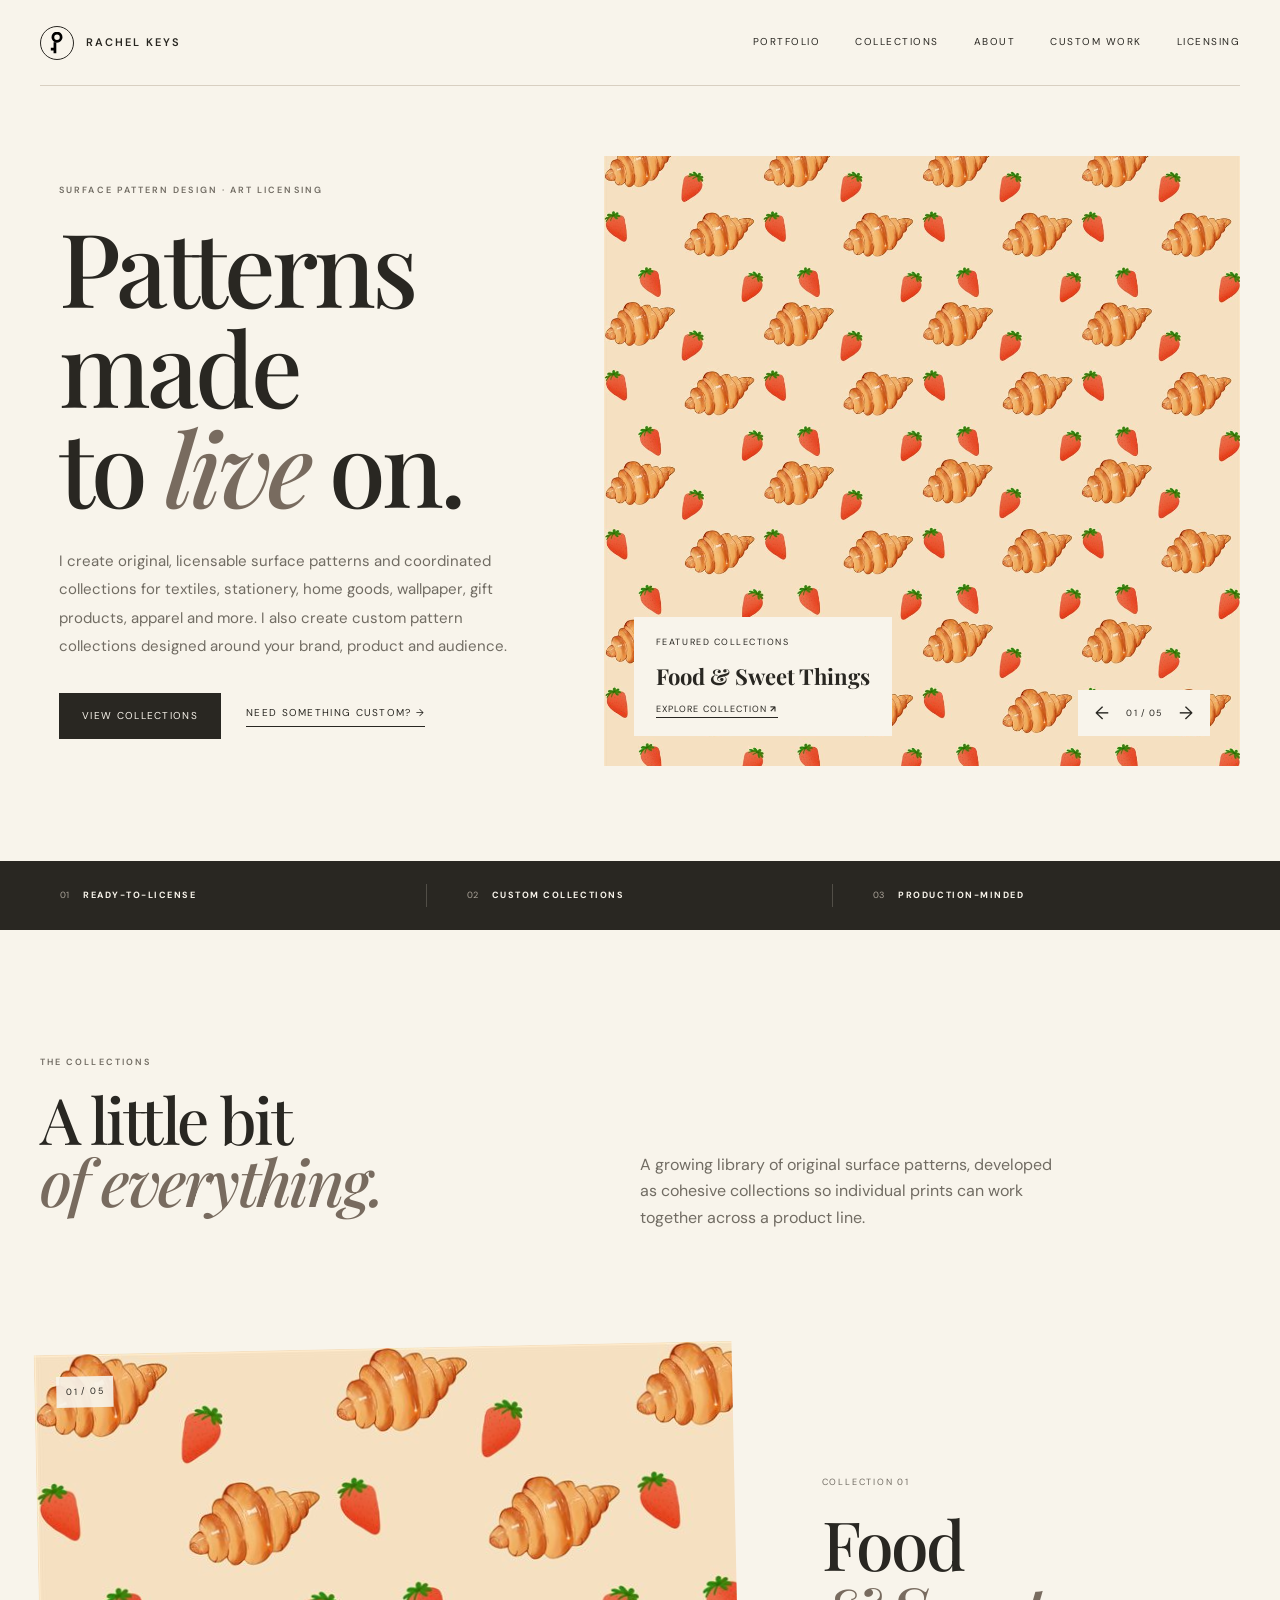
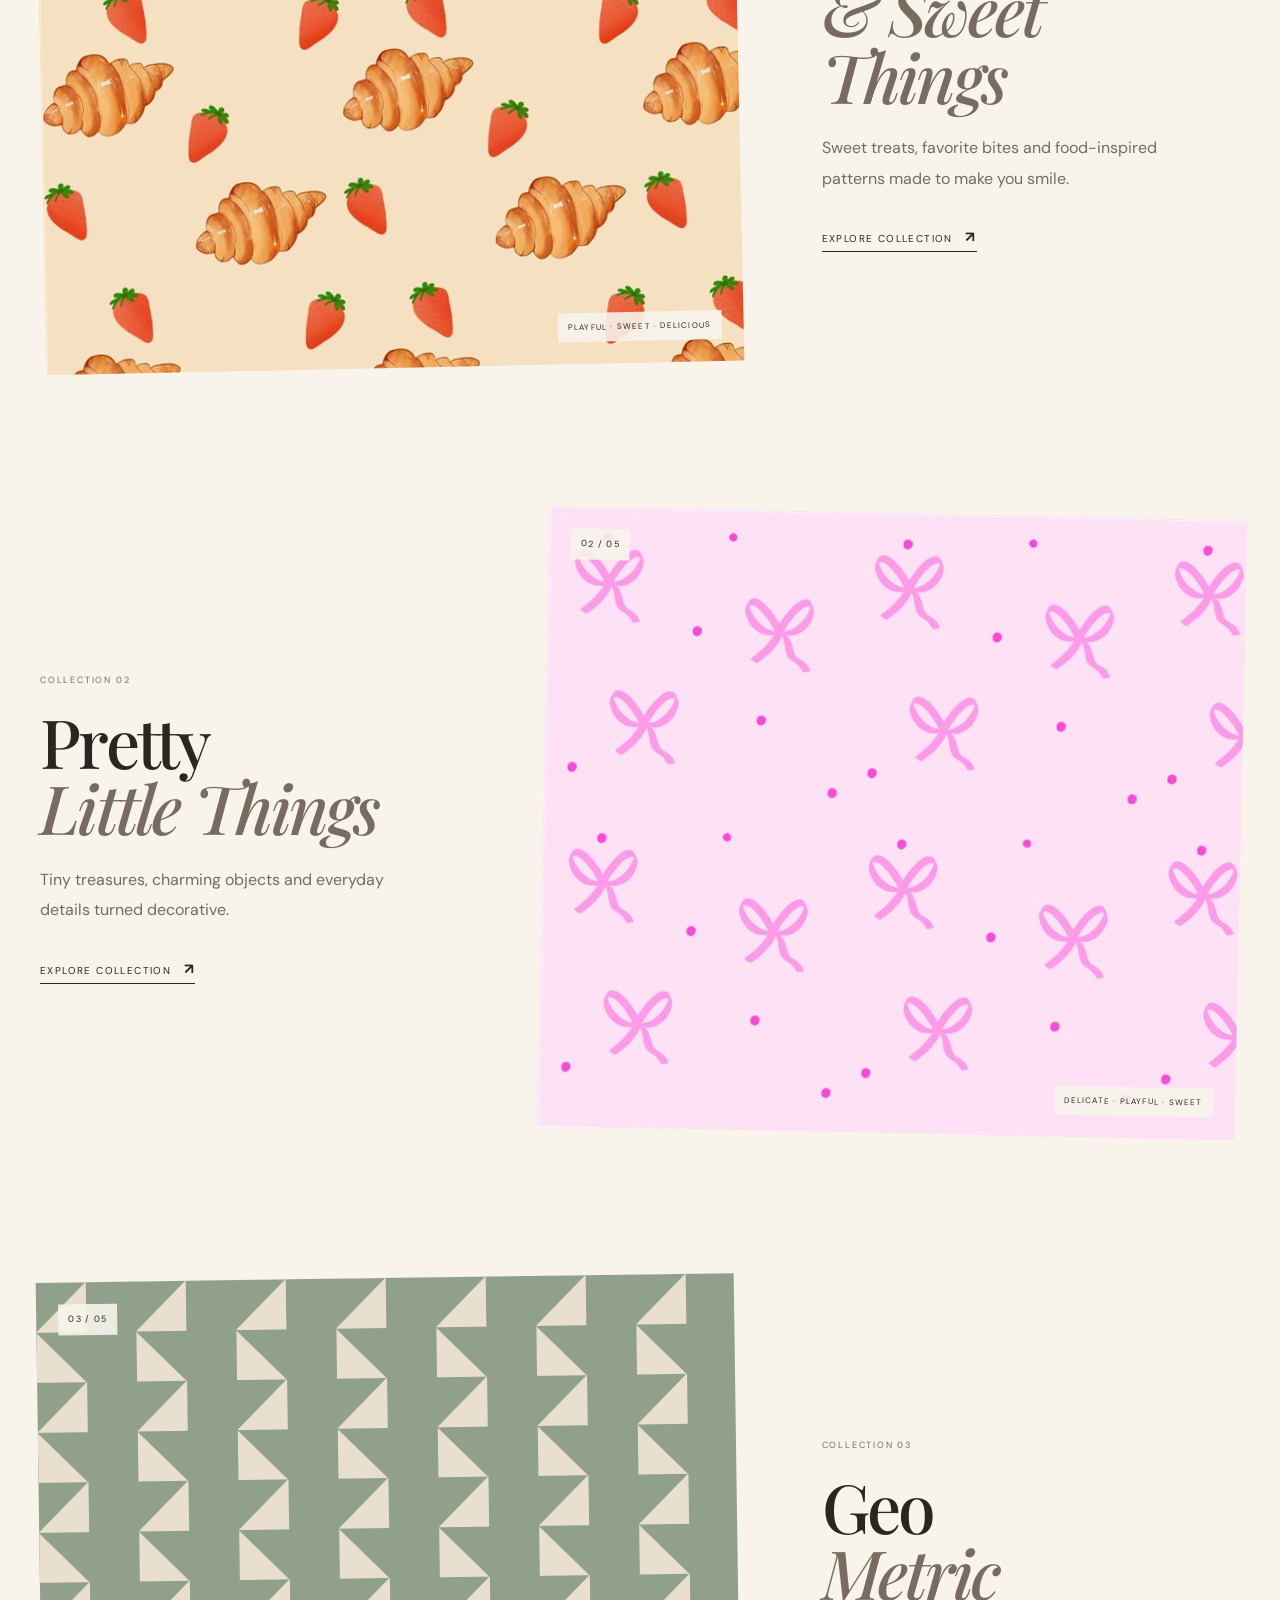
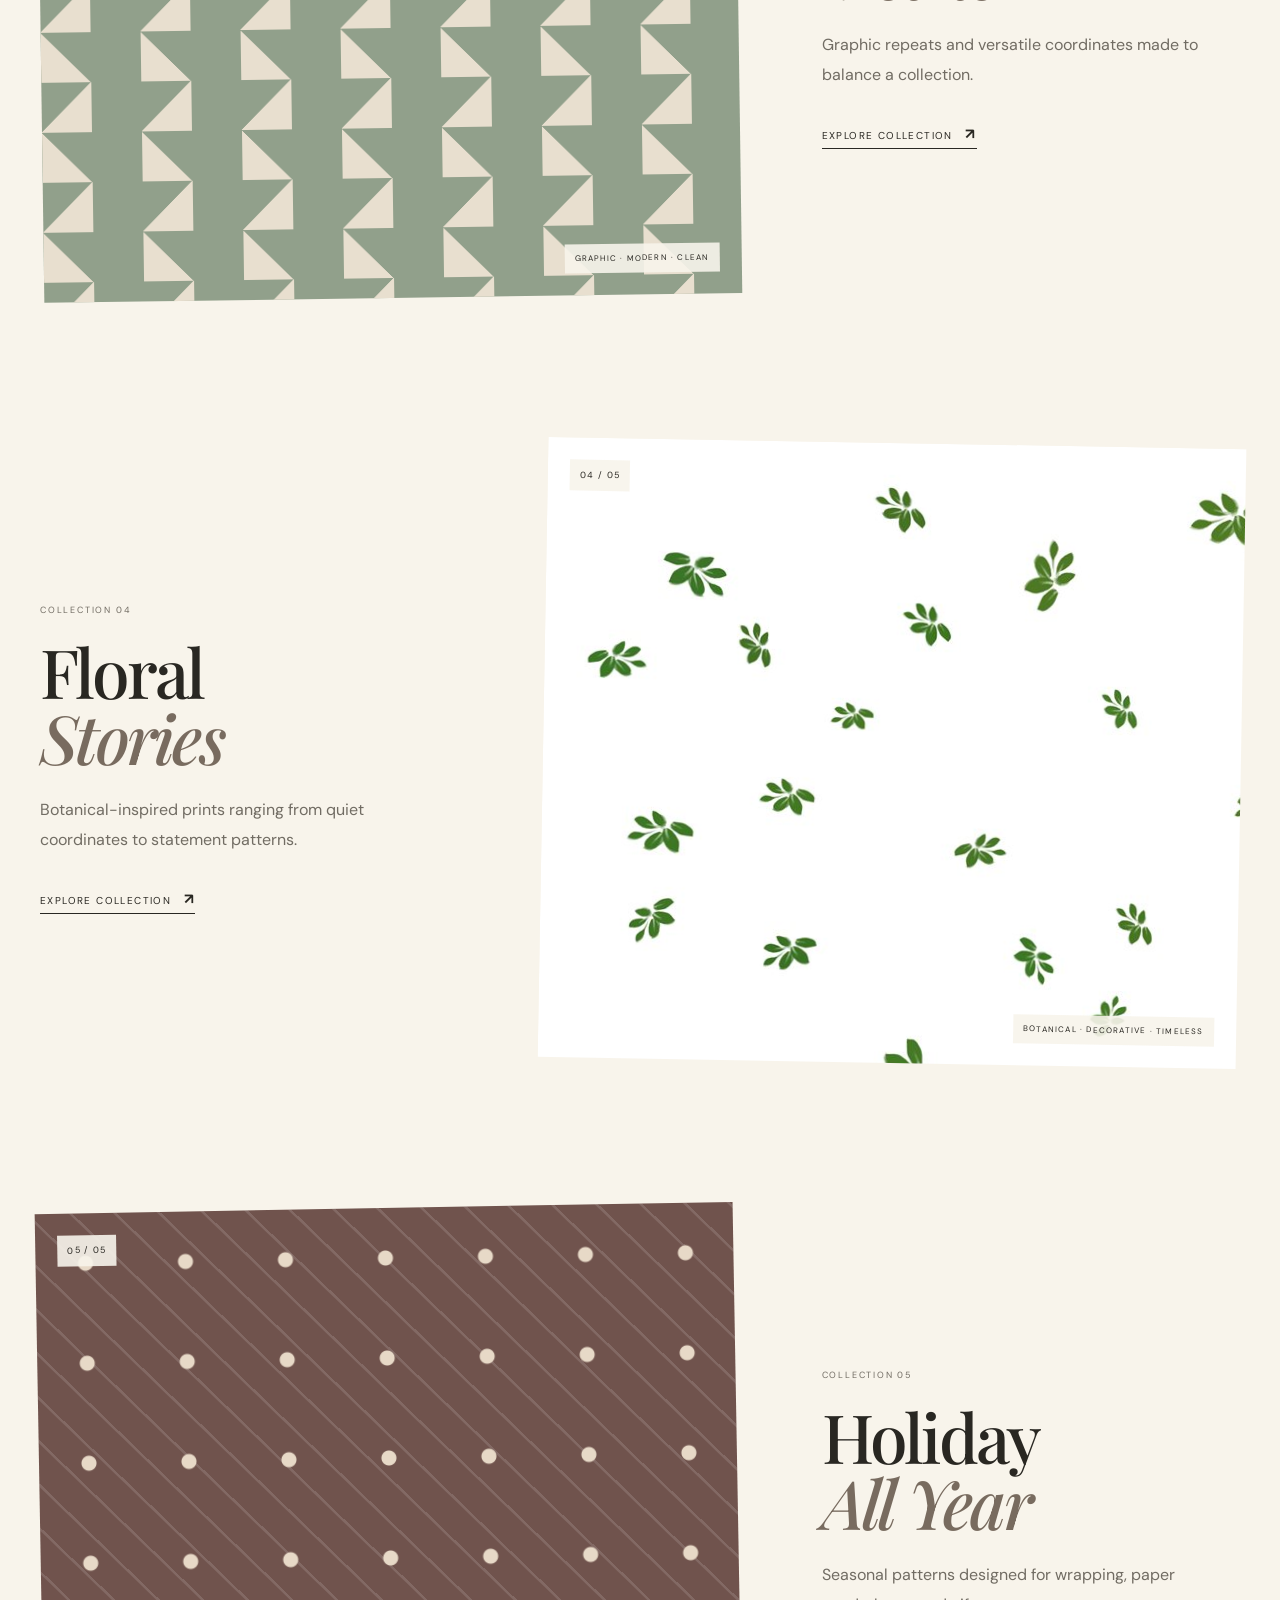
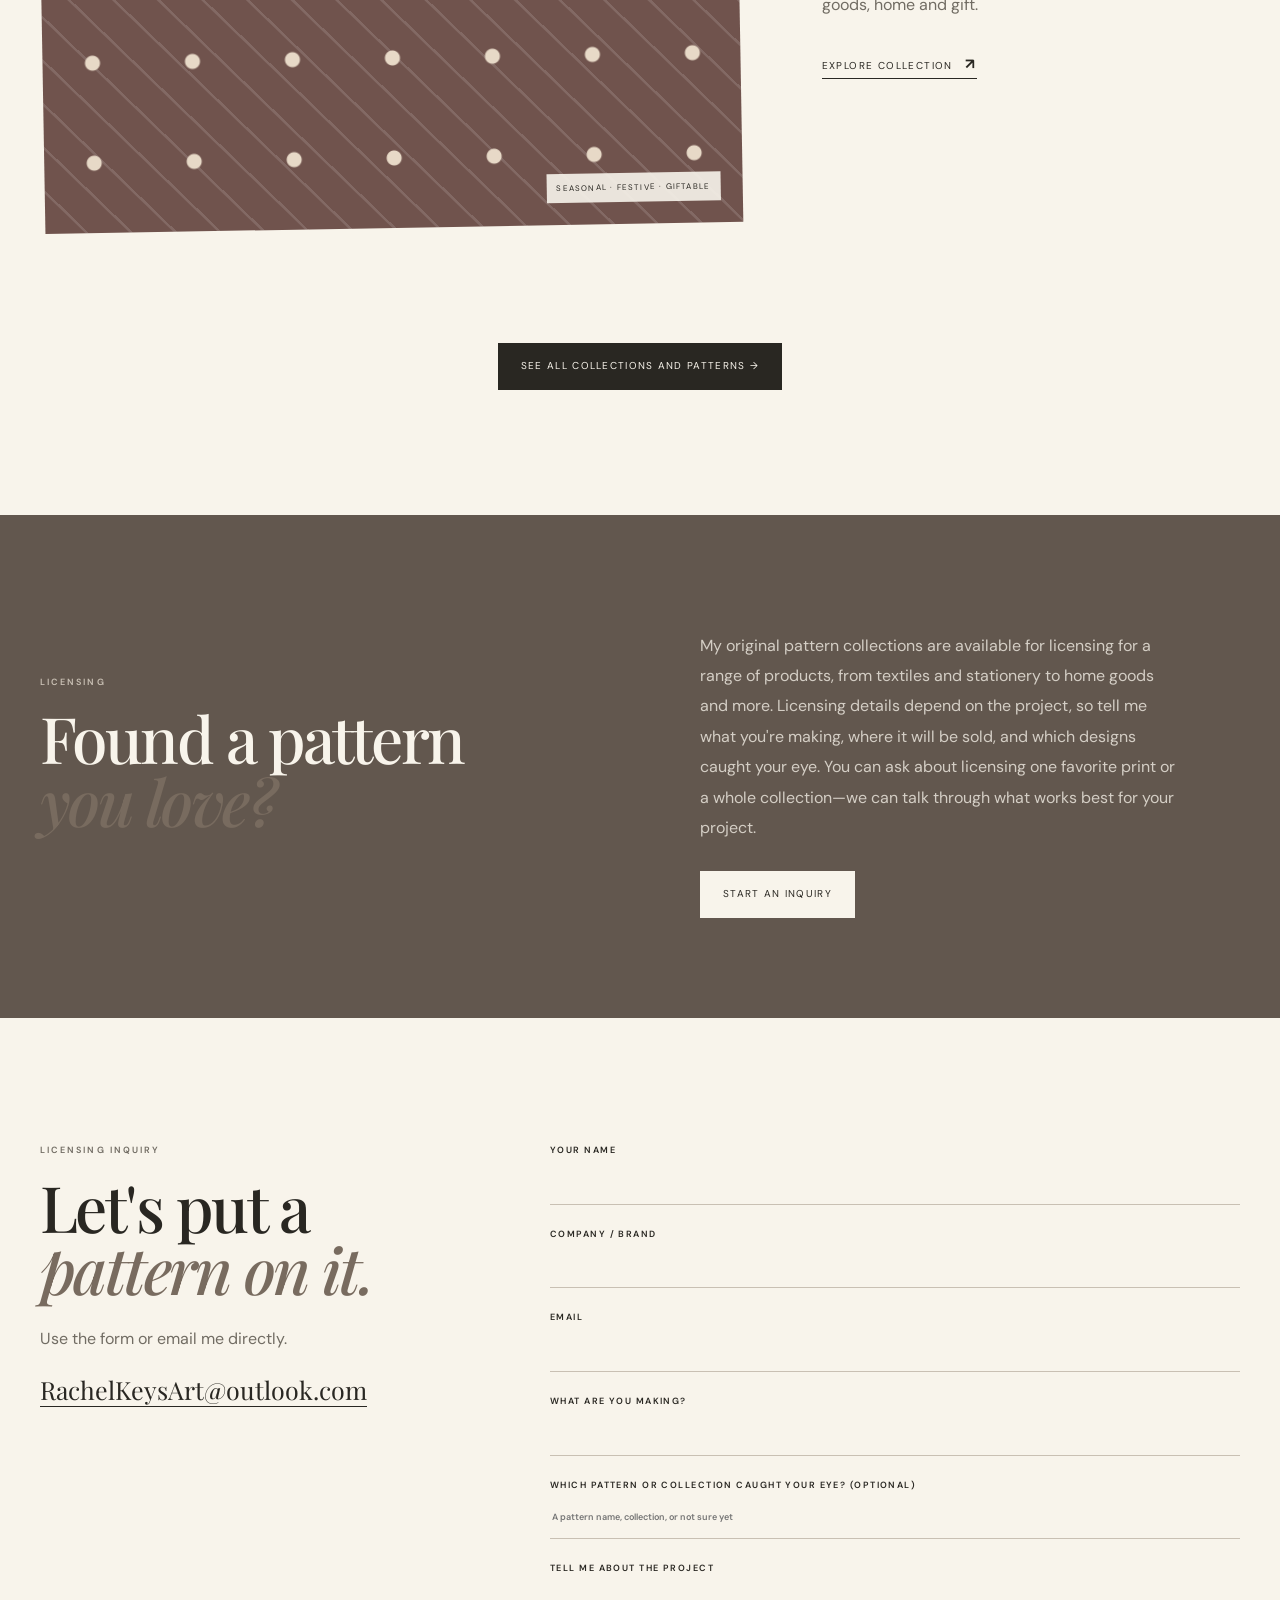
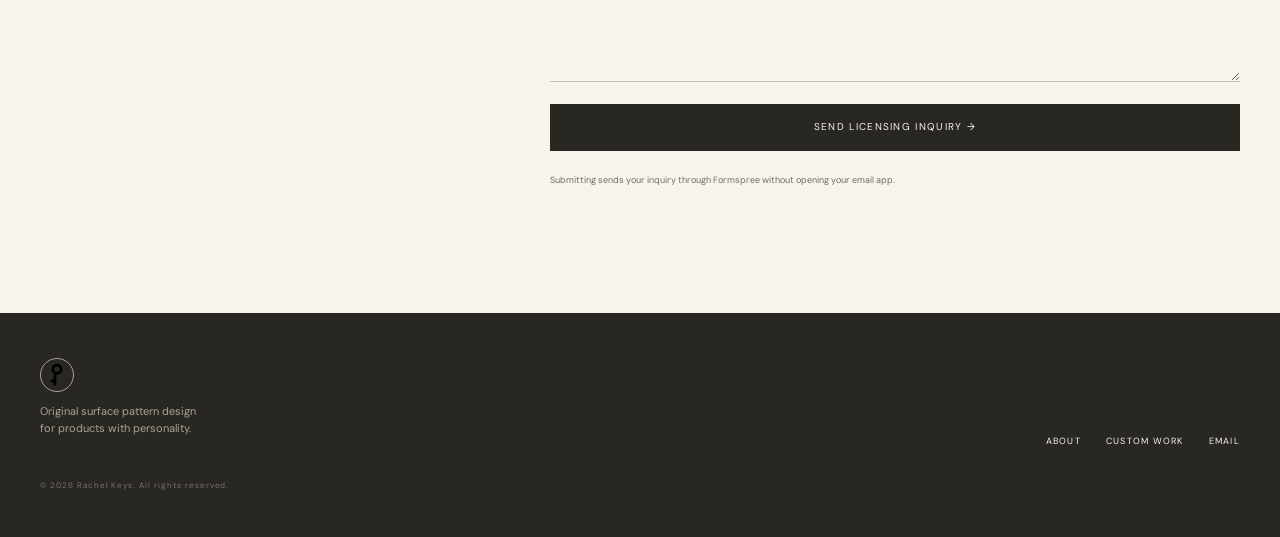
<file: index.html>
<!DOCTYPE html>
<html lang="en">
<head>
  <meta charset="UTF-8">
  <meta name="viewport" content="width=device-width, initial-scale=1.0">
  <meta name="description" content="Surface pattern design portfolio — licensable collections and custom pattern design.">
  <title>Rachel Keys — Surface Pattern Design</title>
  <link rel="stylesheet" href="style.css">
</head>

<body class="home-page">

<header class="header">

  <a class="logo" href="index.html">
    <span class="logo-symbol"><svg viewBox="0 0 32 24" aria-hidden="true"><path fill="#000" fill-rule="evenodd" d="M7.5 4a8 8 0 1 0 0 16 8 8 0 0 0 0-16Zm0 4a4 4 0 1 1 0 8 4 4 0 0 1 0-8Zm7.5 5h16v4h-4v4h-4v-4h-8z"/></svg></span>
    <span>RACHEL KEYS</span>
  </a>

  <button class="menu-btn" aria-label="Open navigation">
    <i></i>
    <i></i>
  </button>

  <nav class="nav">
    <a href="index.html">Portfolio</a>
    <a href="collections.html">Collections</a>
    <a href="about.html">About</a>
    <a href="custom.html">Custom Work</a>
    <a href="#inquire">Licensing</a>
  </nav>

</header>


<main>

  <!-- HERO -->

  <section class="hero-home">

    <div class="hero-copy">

      <p class="kicker">
        SURFACE PATTERN DESIGN · ART LICENSING
      </p>

      <h1>
        Patterns made<br>
        to <em>live</em> on.
      </h1>

      <p class="hero-blurb">
        I create original, licensable surface patterns and coordinated
        collections for textiles, stationery, home goods, wallpaper,
        gift products, apparel and more. I also create custom pattern collections
        designed around your brand, product and audience.
      </p>

      <div class="hero-actions">

        <a class="pill dark" href="#collections">
          View collections
        </a>

        <a class="under-link" href="custom.html">
          Need something custom? →
        </a>

      </div>

    </div>


    <div
      class="hero-art pattern-food"
      data-collection-carousel
      aria-label="Featured collection preview: Food &amp; Sweet Things"
    >

      <div class="hero-label">
        <span>FEATURED COLLECTIONS</span>
        <strong data-carousel-title>Food &amp; Sweet Things</strong>
        <a class="hero-collection-link" data-carousel-link href="collections/food-and-sweet-things.html">
          Explore collection <b>↗</b>
        </a>
      </div>

      <div class="hero-carousel-controls">
        <button type="button" data-carousel-previous aria-label="Show previous collection">←</button>
        <span data-carousel-position aria-live="polite">01 / 05</span>
        <button type="button" data-carousel-next aria-label="Show next collection">→</button>
      </div>

    </div>

  </section>


  <!-- QUICK INFO -->

  <section class="intro-strip">

    <div>
      <span>01</span>
      <strong>READY-TO-LICENSE</strong>
    </div>

    <div>
      <span>02</span>
      <strong>CUSTOM COLLECTIONS</strong>
    </div>

    <div>
      <span>03</span>
      <strong>PRODUCTION-MINDED</strong>
    </div>

  </section>


  <!-- COLLECTIONS -->

  <section class="collections" id="collections">

    <div class="section-intro">

      <div>
        <p class="kicker">THE COLLECTIONS</p>

        <h2>
          A little bit<br>
          <em>of everything.</em>
        </h2>
      </div>

      <p>
        A growing library of original surface patterns,
        developed as cohesive collections so individual prints
        can work together across a product line.
      </p>

    </div>


    <!-- FOOD & SWEET THINGS -->

    <article class="collection collection-food">

      <div class="collection-art pattern-food">

        <img
          class="collection-feature-image"
          src="images/pattern-06-tacos.jpg"
          alt="Breakfast Delight: croissants and strawberries on a peach background"
          loading="lazy"
          decoding="async"
        >

        <span class="art-note">01 / 05</span>

        <span class="art-caption">
          PLAYFUL · SWEET · DELICIOUS
        </span>

      </div>

      <div class="collection-info">

        <p class="collection-number">
          COLLECTION 01
        </p>

        <h3>
          Food<br>
          <em>&amp; Sweet Things</em>
        </h3>

        <p>
          Sweet treats, favorite bites and food-inspired
          patterns made to make you smile.
        </p>

        <a
          class="collection-link"
          href="collections/food-and-sweet-things.html"
        >
          Explore collection <b>↗</b>
        </a>

      </div>

    </article>


    <!-- PRETTY LITTLE THINGS -->

    <article class="collection collection-pretty reverse">

      <div class="collection-info">

        <p class="collection-number">
          COLLECTION 02
        </p>

        <h3>
          Pretty<br>
          <em>Little Things</em>
        </h3>

        <p>
          Tiny treasures, charming objects and everyday
          details turned decorative.
        </p>

        <a
          class="collection-link"
          href="collections/pretty-little-things.html"
        >
          Explore collection <b>↗</b>
        </a>

      </div>


      <div class="collection-art pattern-pretty">

        <img
          class="collection-feature-image"
          src="images/pattern-08-scissors.jpg"
          alt="Ribbons and Bows: pink ribbons and bows in a repeating pattern"
          loading="lazy"
          decoding="async"
        >

        <span class="art-note">02 / 05</span>

        <span class="art-caption">
          DELICATE · PLAYFUL · SWEET
        </span>

      </div>

    </article>


    <!-- GEOMETRIC -->

    <article class="collection collection-geo">

      <div class="collection-art pattern-geometric">

        <span class="art-note">03 / 05</span>

        <span class="art-caption">
          GRAPHIC · MODERN · CLEAN
        </span>

      </div>


      <div class="collection-info">

        <p class="collection-number">
          COLLECTION 03
        </p>

        <h3>
          Geo<br>
          <em>Metric</em>
        </h3>

        <p>
          Graphic repeats and versatile coordinates made
          to balance a collection.
        </p>

        <a
          class="collection-link"
          href="collections/geometric.html"
        >
          Explore collection <b>↗</b>
        </a>

      </div>

    </article>


    <!-- FLORAL -->

    <article class="collection collection-floral reverse">

      <div class="collection-info">

        <p class="collection-number">
          COLLECTION 04
        </p>

        <h3>
          Floral<br>
          <em>Stories</em>
        </h3>

        <p>
          Botanical-inspired prints ranging from quiet
          coordinates to statement patterns.
        </p>

        <a
          class="collection-link"
          href="collections/floral.html"
        >
          Explore collection <b>↗</b>
        </a>

      </div>


      <div class="collection-art pattern-floral">

        <img
          class="collection-feature-image"
          src="images/pattern-01-leaf-sprigs.jpg"
          alt="Leaf Sprigs: green leafy sprigs scattered on a white background"
          loading="lazy"
          decoding="async"
        >

        <span class="art-note">04 / 05</span>

        <span class="art-caption">
          BOTANICAL · DECORATIVE · TIMELESS
        </span>

      </div>

    </article>


    <!-- HOLIDAY -->

    <article class="collection collection-holiday">

      <div class="collection-art pattern-holiday">

        <span class="art-note">05 / 05</span>

        <span class="art-caption">
          SEASONAL · FESTIVE · GIFTABLE
        </span>

      </div>


      <div class="collection-info">

        <p class="collection-number">
          COLLECTION 05
        </p>

        <h3>
          Holiday<br>
          <em>All Year</em>
        </h3>

        <p>
          Seasonal patterns designed for wrapping,
          paper goods, home and gift.
        </p>

        <a
          class="collection-link"
          href="collections/holiday.html"
        >
          Explore collection <b>↗</b>
        </a>

      </div>

    </article>

    <div class="collections-more">
      <a class="pill dark" href="collections.html">See all collections and patterns →</a>
    </div>

  </section>


  <!-- LICENSING -->

  <section class="licensing-band">

    <div>

      <p class="kicker">
        LICENSING
      </p>

      <h2>
        Found a pattern<br>
        <em>you love?</em>
      </h2>

    </div>


    <div>

      <p>
        My original pattern collections are available for licensing
        for a range of products, from textiles and stationery to home
        goods and more. Licensing details depend on the project, so
        tell me what you're making, where it will be sold, and which
        designs caught your eye. You can ask about licensing one
        favorite print or a whole collection—we can talk through what
        works best for your project.
      </p>

      <a class="pill light" href="#inquire">
        Start an inquiry
      </a>

    </div>

  </section>


  <!-- LICENSING FORM -->

  <section class="inquiry" id="inquire">

    <div class="inquiry-heading">

      <p class="kicker">
        LICENSING INQUIRY
      </p>

      <h2>
        Let's put a<br>
        <em>pattern on it.</em>
      </h2>

      <p>
        Use the form or email me directly.
      </p>

      <a href="mailto:RachelKeysArt@outlook.com">
        RachelKeysArt@outlook.com
      </a>

    </div>


    <form
      class="form"
      action="https://formspree.io/f/xljgblyp"
      method="POST"
    >
      <input type="hidden" name="_subject" value="New licensing inquiry from your portfolio">

      <label>
        Your name
        <input
          type="text"
          name="Name"
          required
        >
      </label>


      <label>
        Company / brand
        <input
          type="text"
          name="Company"
        >
      </label>


      <label>
        Email
        <input
          type="email"
          name="Email"
          required
        >
      </label>


      <label>
        What are you making?
        <input
          type="text"
          name="Product"
        >
      </label>

      <label>
        Which pattern or collection caught your eye? (optional)
        <input
          type="text"
          name="Pattern or collection"
          placeholder="A pattern name, collection, or not sure yet"
        >
      </label>


      <label>
        Tell me about the project
        <textarea
          name="Message"
          rows="5"
          required
        ></textarea>
      </label>


      <button
        class="pill dark"
        type="submit"
      >
        Send licensing inquiry →
      </button>


      <small>
        Submitting sends your inquiry through Formspree without opening your email app.
      </small>

    </form>

  </section>

</main>


<!-- FOOTER -->

<footer class="footer">

  <div>

    <span class="logo-symbol"><svg viewBox="0 0 32 24" aria-hidden="true"><path fill="#000" fill-rule="evenodd" d="M7.5 4a8 8 0 1 0 0 16 8 8 0 0 0 0-16Zm0 4a4 4 0 1 1 0 8 4 4 0 0 1 0-8Zm7.5 5h16v4h-4v4h-4v-4h-8z"/></svg></span>

    <p>
      Original surface pattern design<br>
      for products with personality.
    </p>

  </div>


  <div class="footer-links">

    <a href="about.html">
      About
    </a>

    <a href="custom.html">
      Custom Work
    </a>

    <a href="mailto:RachelKeysArt@outlook.com">
      Email
    </a>

  </div>


  <small>
    © <span id="year"></span>
    Rachel Keys. All rights reserved.
  </small>

</footer>


<script src="script.js"></script>

</body>
</html>
</file>
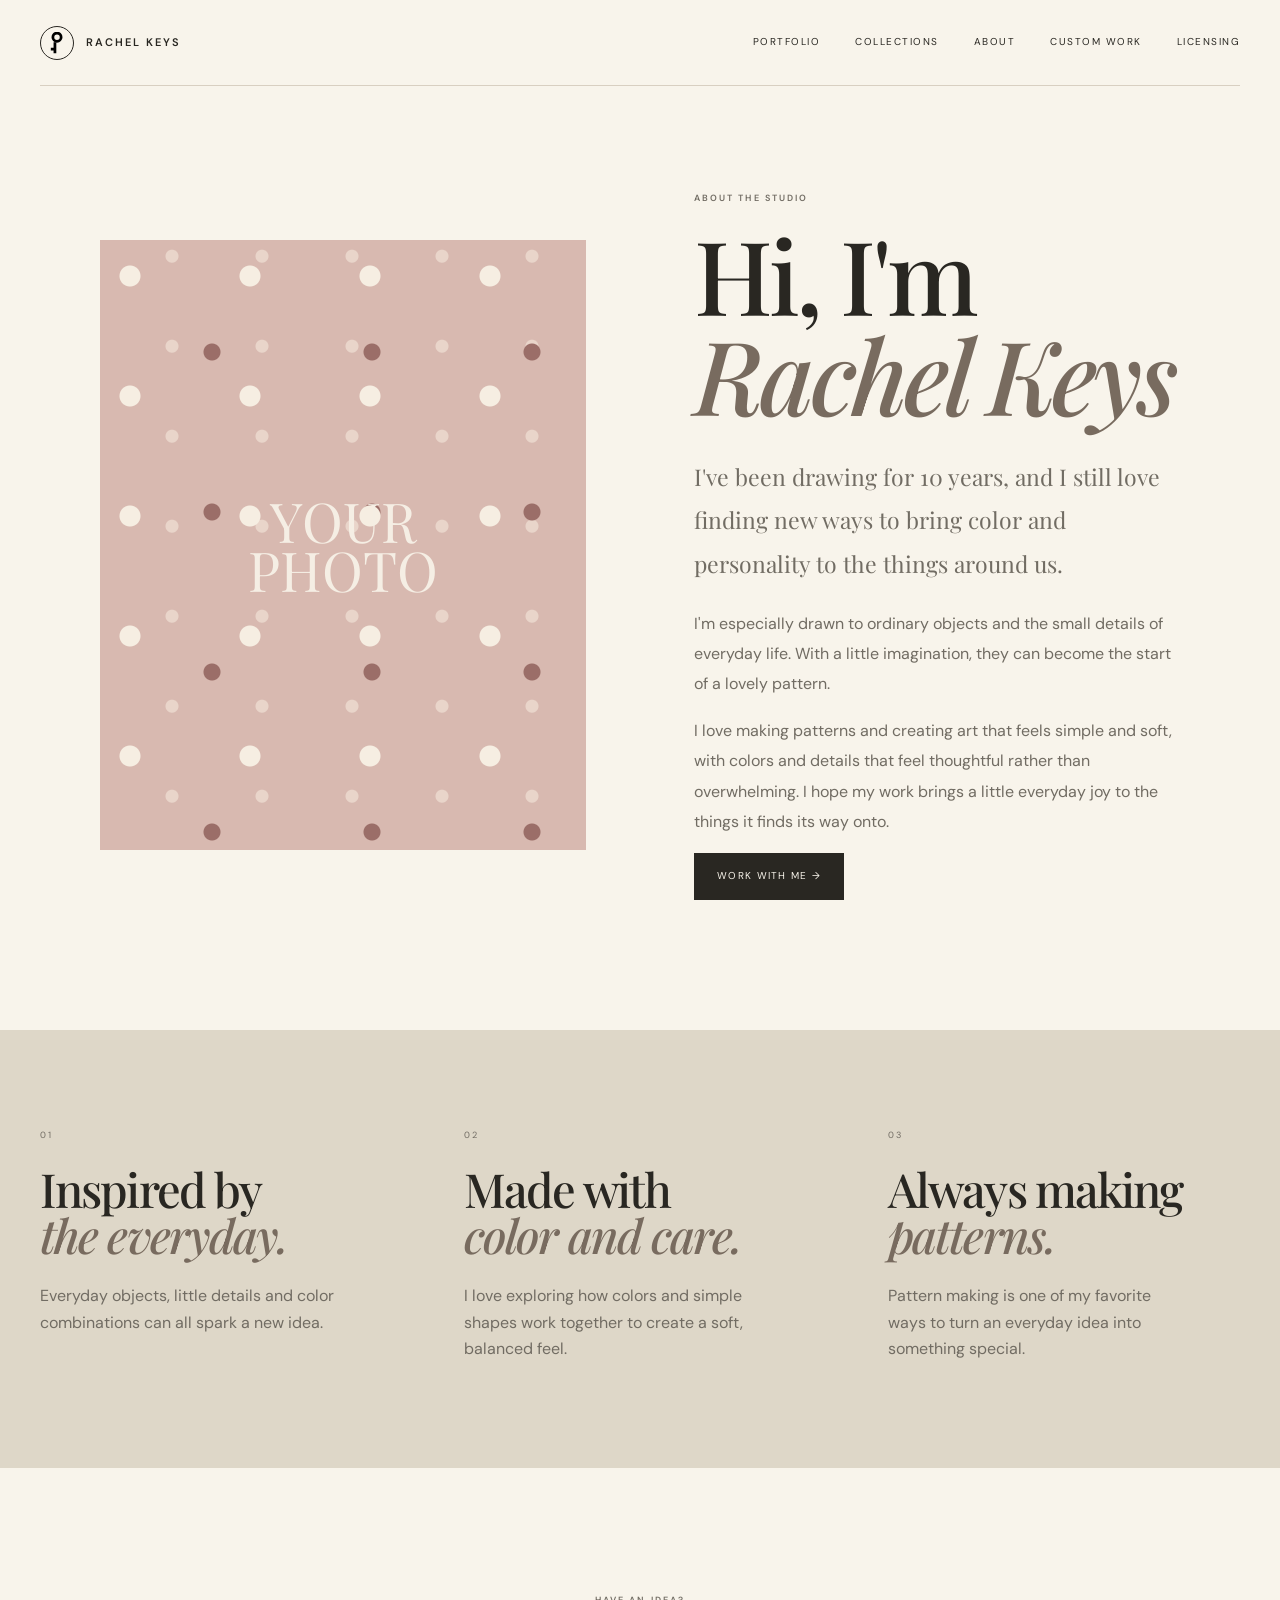
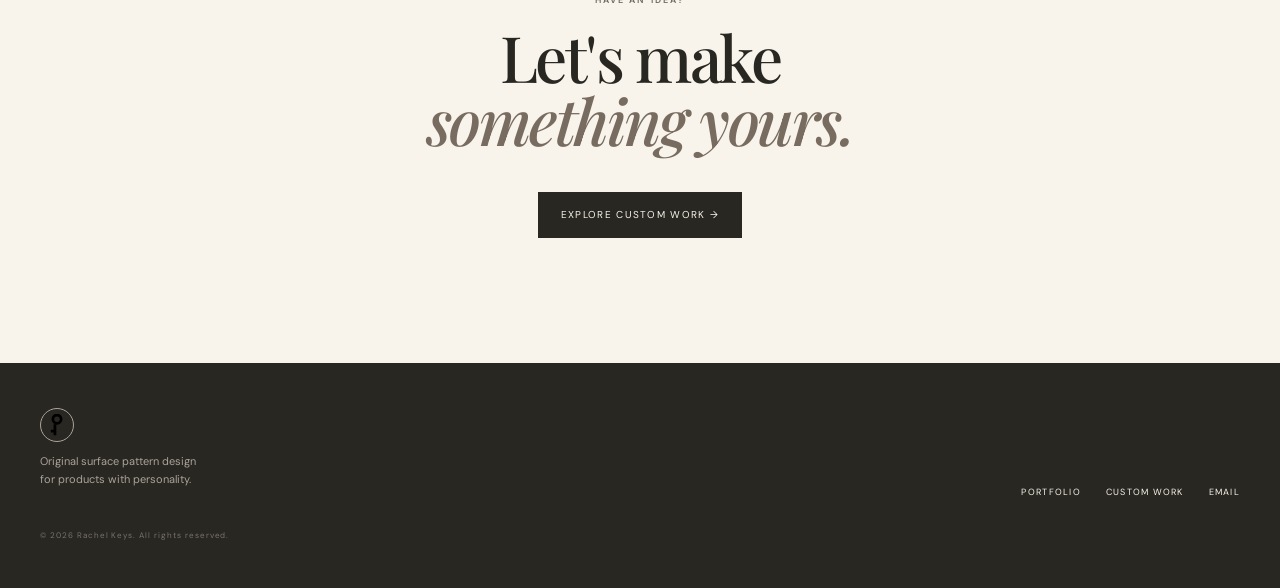
<file: about.html>
<!DOCTYPE html>

<html lang="en">

<head>

<meta charset="UTF-8">

<meta
  name="viewport"
  content="width=device-width, initial-scale=1.0"
>

<title>
  About — Rachel Keys
</title>

<link
  rel="stylesheet"
  href="style.css"
>

</head>


<body>


<header class="header">

<a class="logo" href="index.html">

<span class="logo-symbol">
<svg viewBox="0 0 32 24" aria-hidden="true"><path fill="#000" fill-rule="evenodd" d="M7.5 4a8 8 0 1 0 0 16 8 8 0 0 0 0-16Zm0 4a4 4 0 1 1 0 8 4 4 0 0 1 0-8Zm7.5 5h16v4h-4v4h-4v-4h-8z"/></svg>
</span>

<span>
RACHEL KEYS
</span>

</a>


<button
  class="menu-btn"
  aria-label="Open navigation"
>

<i></i>
<i></i>

</button>


<nav class="nav">

<a href="index.html">
Portfolio
</a>

<a href="collections.html">
Collections
</a>

<a href="about.html">
About
</a>

<a href="custom.html">
Custom Work
</a>

<a href="index.html#inquire">
Licensing
</a>

</nav>

</header>



<main class="inner-page">


<section class="about-hero">


<div class="about-photo pattern-pretty">

<span>
YOUR<br>
PHOTO
</span>

</div>


<div>

<p class="kicker">
ABOUT THE STUDIO
</p>


<h1>

Hi, I'm<br>

<em>
Rachel Keys
</em>

</h1>


<p class="lead">

I've been drawing for 10 years, and I still love finding new ways
to bring color and personality to the things around us.

</p>


<p>

I'm especially drawn to ordinary objects and the small details
of everyday life. With a little imagination, they can become
the start of a lovely pattern.

</p>


<p>

I love making patterns and creating art that feels simple and soft,
with colors and details that feel thoughtful rather than overwhelming.
I hope my work brings a little everyday joy to the things it finds its way onto.

</p>


<a
  class="pill dark"
  href="index.html#inquire"
>

Work with me →

</a>


</div>

</section>



<section class="about-values">


<div>

<span>
01
</span>

<h2>
Inspired by<br>
<em>the everyday.</em>
</h2>

<p>

Everyday objects, little details and color combinations
can all spark a new idea.

</p>

</div>



<div>

<span>
02
</span>

<h2>
Made with<br>
<em>color and care.</em>
</h2>

<p>

I love exploring how colors and simple shapes work
together to create a soft, balanced feel.

</p>

</div>



<div>

<span>
03
</span>

<h2>
Always making<br>
<em>patterns.</em>
</h2>

<p>

Pattern making is one of my favorite ways to turn
an everyday idea into something special.

</p>

</div>


</section>



<section class="about-cta">

<p class="kicker">
HAVE AN IDEA?
</p>


<h2>

Let's make<br>

<em>
something yours.
</em>

</h2>


<a
  class="pill dark"
  href="custom.html"
>

Explore custom work →

</a>

</section>


</main>



<footer class="footer">


<div>

<span class="logo-symbol">
<svg viewBox="0 0 32 24" aria-hidden="true"><path fill="#000" fill-rule="evenodd" d="M7.5 4a8 8 0 1 0 0 16 8 8 0 0 0 0-16Zm0 4a4 4 0 1 1 0 8 4 4 0 0 1 0-8Zm7.5 5h16v4h-4v4h-4v-4h-8z"/></svg>
</span>

<p>

Original surface pattern design<br>
for products with personality.

</p>

</div>


<div class="footer-links">

<a href="index.html">
Portfolio
</a>

<a href="custom.html">
Custom Work
</a>

<a href="mailto:RachelKeysArt@outlook.com">
Email
</a>

</div>


<small>

©
<span id="year"></span>
Rachel Keys.
All rights reserved.

</small>


</footer>


<script src="script.js"></script>

</body>

</html>
</file>
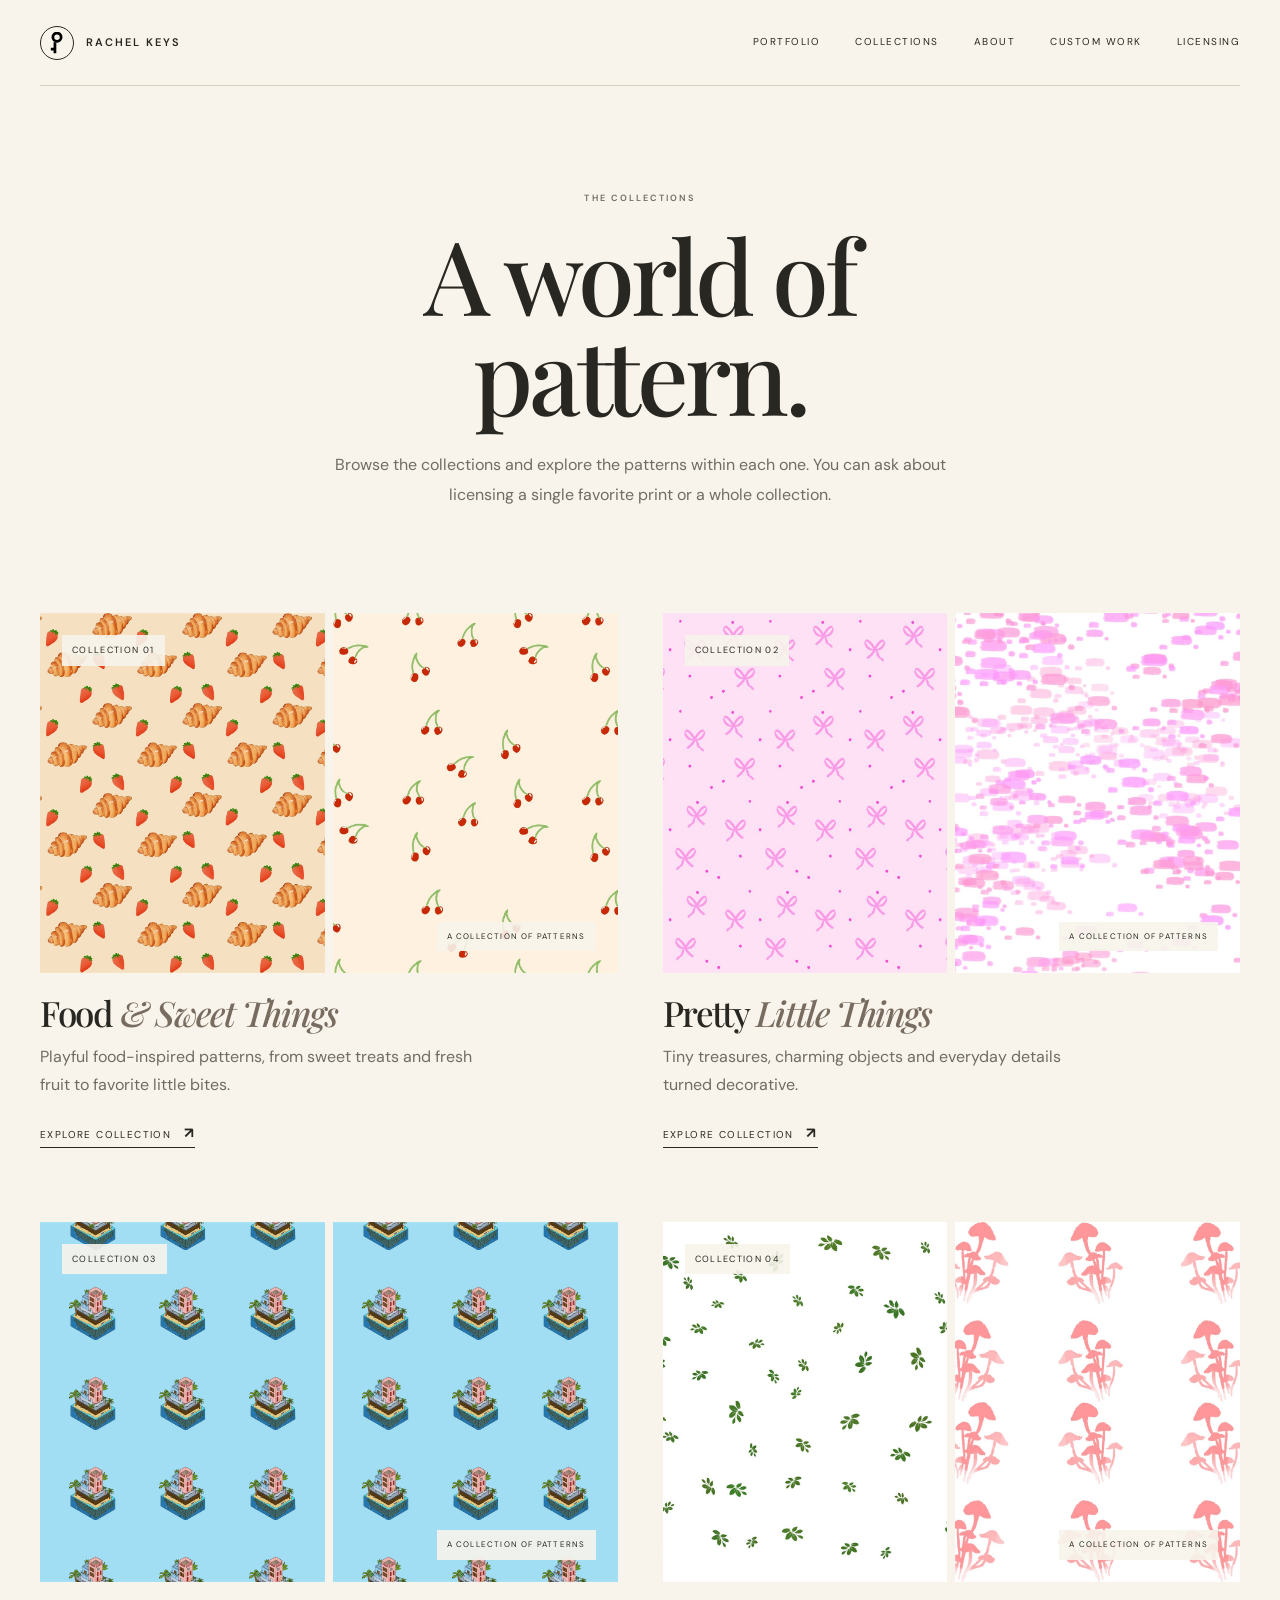
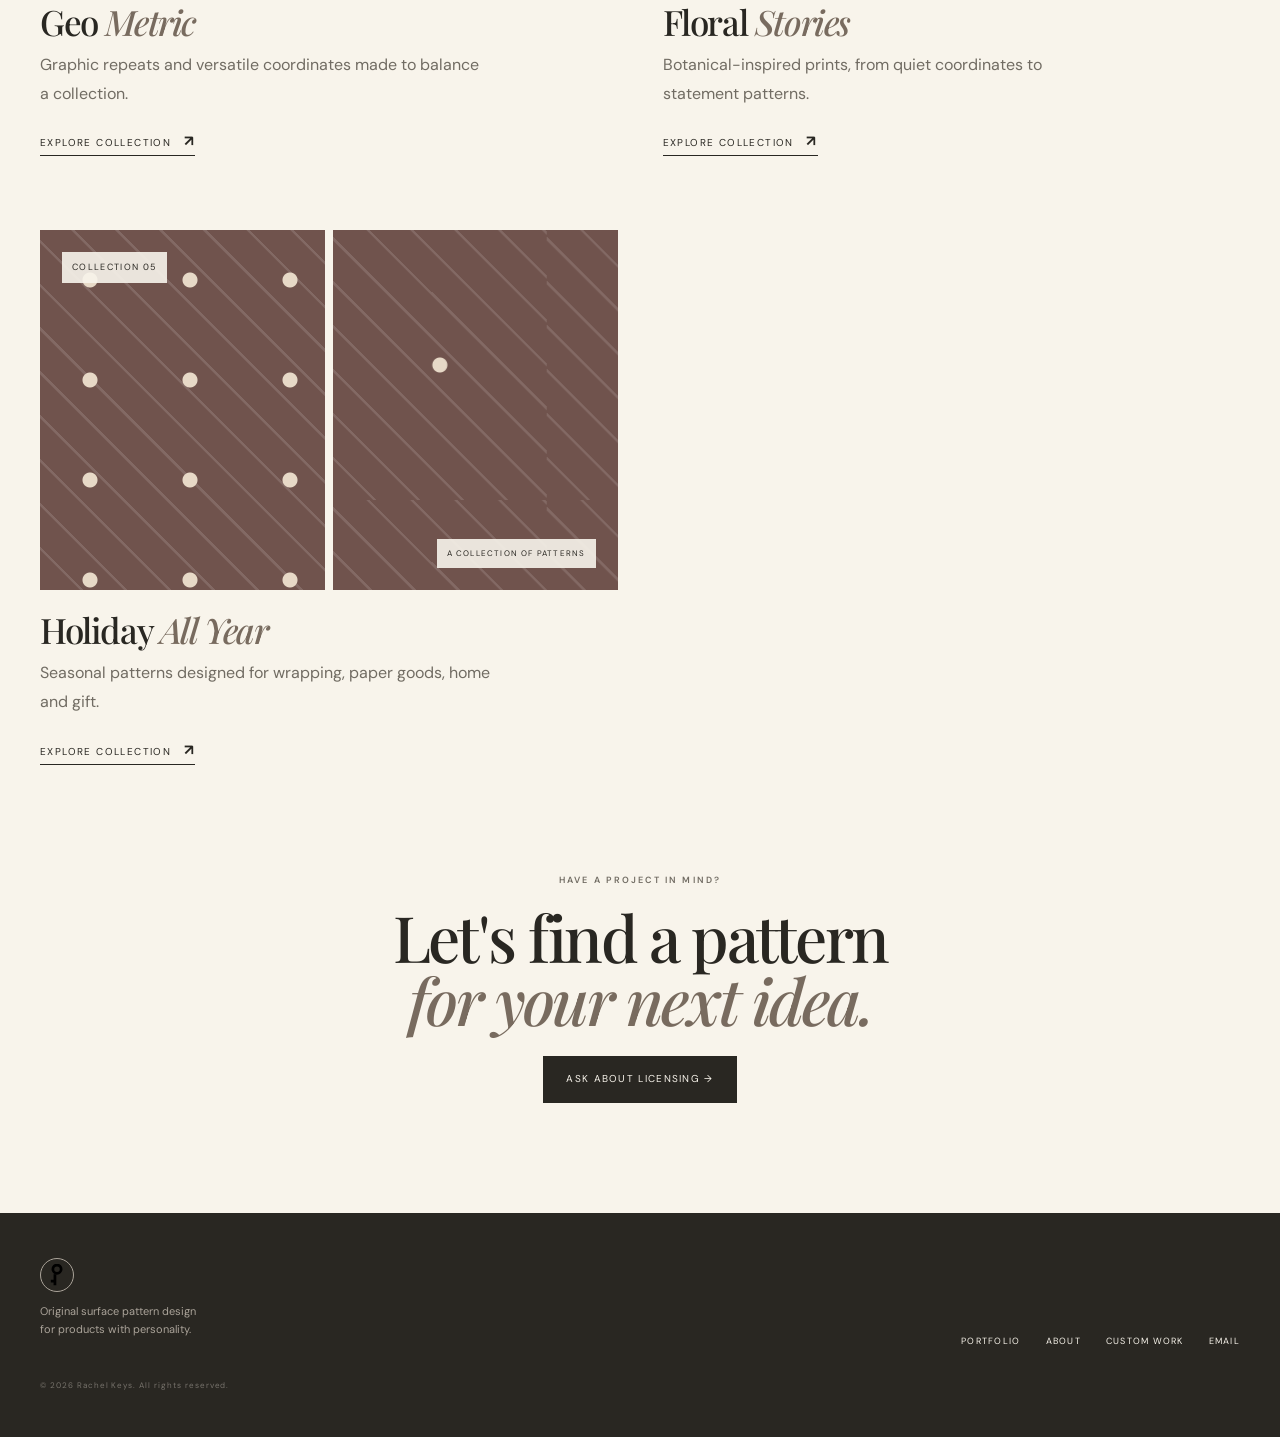
<file: collections.html>
<!DOCTYPE html>
<html lang="en">
<head>
  <meta charset="UTF-8">
  <meta name="viewport" content="width=device-width, initial-scale=1.0">
  <meta name="description" content="Explore Rachel Keys' surface pattern collections, from soft florals to playful prints and seasonal designs.">
  <title>Collections — Rachel Keys</title>
  <link rel="stylesheet" href="style.css">
</head>

<body>

<header class="header">
  <a class="logo" href="index.html">
    <span class="logo-symbol"><svg viewBox="0 0 32 24" aria-hidden="true"><path fill="#000" fill-rule="evenodd" d="M7.5 4a8 8 0 1 0 0 16 8 8 0 0 0 0-16Zm0 4a4 4 0 1 1 0 8 4 4 0 0 1 0-8Zm7.5 5h16v4h-4v4h-4v-4h-8z"/></svg></span>
    <span>RACHEL KEYS</span>
  </a>

  <button class="menu-btn" aria-label="Open navigation">
    <i></i>
    <i></i>
  </button>

  <nav class="nav">
    <a href="index.html">Portfolio</a>
    <a href="collections.html" aria-current="page">Collections</a>
    <a href="about.html">About</a>
    <a href="custom.html">Custom Work</a>
    <a href="index.html#inquire">Licensing</a>
  </nav>
</header>

<main class="collections-page">
  <section class="collection-page-head">
    <p class="kicker">THE COLLECTIONS</p>
    <h1>A world of pattern.</h1>
    <p>
      Browse the collections and explore the patterns within each one.
      You can ask about licensing a single favorite print or a whole collection.
    </p>
  </section>

  <section class="collection-index" aria-label="Pattern collections">
    <article class="collection-index-card">
      <a class="collection-index-art" href="collections/food-and-sweet-things.html" aria-label="Explore the Food and Sweet Things collection, featuring multiple patterns">
        <span class="collection-preview-tile" aria-hidden="true"><img src="images/pattern-06-tacos.jpg" alt=""></span>
        <span class="collection-preview-tile" aria-hidden="true"><img src="images/pattern-10-cherries.jpg" alt=""></span>
        <span class="art-note">COLLECTION 01</span>
        <span class="art-caption">A COLLECTION OF PATTERNS</span>
      </a>
      <div class="collection-index-info">
        <h2>Food <em>&amp; Sweet Things</em></h2>
        <p>Playful food-inspired patterns, from sweet treats and fresh fruit to favorite little bites.</p>
        <a class="collection-link" href="collections/food-and-sweet-things.html">Explore collection <b>↗</b></a>
      </div>
    </article>

    <article class="collection-index-card">
      <a class="collection-index-art" href="collections/pretty-little-things.html" aria-label="Explore the Pretty Little Things collection, featuring multiple patterns">
        <span class="collection-preview-tile" aria-hidden="true"><img src="images/pattern-08-scissors.jpg" alt=""></span>
        <span class="collection-preview-tile" aria-hidden="true"><img src="images/pattern-09-pink-abstract.jpg" alt=""></span>
        <span class="art-note">COLLECTION 02</span>
        <span class="art-caption">A COLLECTION OF PATTERNS</span>
      </a>
      <div class="collection-index-info">
        <h2>Pretty <em>Little Things</em></h2>
        <p>Tiny treasures, charming objects and everyday details turned decorative.</p>
        <a class="collection-link" href="collections/pretty-little-things.html">Explore collection <b>↗</b></a>
      </div>
    </article>

    <article class="collection-index-card">
      <a class="collection-index-art" href="collections/geometric.html" aria-label="Explore the Geo Metric collection, featuring multiple patterns">
        <span class="collection-preview-tile" aria-hidden="true"><img src="images/pattern-13-island-houses.jpg" alt=""></span>
        <span class="collection-preview-tile" aria-hidden="true"><img src="images/pattern-13-island-houses.jpg" alt=""></span>
        <span class="art-note">COLLECTION 03</span>
        <span class="art-caption">A COLLECTION OF PATTERNS</span>
      </a>
      <div class="collection-index-info">
        <h2>Geo <em>Metric</em></h2>
        <p>Graphic repeats and versatile coordinates made to balance a collection.</p>
        <a class="collection-link" href="collections/geometric.html">Explore collection <b>↗</b></a>
      </div>
    </article>

    <article class="collection-index-card">
      <a class="collection-index-art" href="collections/floral.html" aria-label="Explore the Floral Stories collection, featuring multiple patterns">
        <span class="collection-preview-tile" aria-hidden="true"><img src="images/pattern-01-leaf-sprigs.jpg" alt=""></span>
        <span class="collection-preview-tile" aria-hidden="true"><img src="images/pink-mushroom-caps.jpg" alt=""></span>
        <span class="art-note">COLLECTION 04</span>
        <span class="art-caption">A COLLECTION OF PATTERNS</span>
      </a>
      <div class="collection-index-info">
        <h2>Floral <em>Stories</em></h2>
        <p>Botanical-inspired prints, from quiet coordinates to statement patterns.</p>
        <a class="collection-link" href="collections/floral.html">Explore collection <b>↗</b></a>
      </div>
    </article>

    <article class="collection-index-card">
      <a class="collection-index-art" href="collections/holiday.html" aria-label="Explore the Holiday All Year collection, featuring multiple patterns">
        <span class="collection-preview-tile pattern-holiday" aria-hidden="true"></span>
        <span class="collection-preview-tile pattern-holiday pattern-sample-2" aria-hidden="true"></span>
        <span class="art-note">COLLECTION 05</span>
        <span class="art-caption">A COLLECTION OF PATTERNS</span>
      </a>
      <div class="collection-index-info">
        <h2>Holiday <em>All Year</em></h2>
        <p>Seasonal patterns designed for wrapping, paper goods, home and gift.</p>
        <a class="collection-link" href="collections/holiday.html">Explore collection <b>↗</b></a>
      </div>
    </article>
  </section>

  <section class="collections-page-cta">
    <p class="kicker">HAVE A PROJECT IN MIND?</p>
    <h2>Let's find a pattern<br><em>for your next idea.</em></h2>
    <a class="pill dark" href="index.html#inquire">Ask about licensing →</a>
  </section>
</main>

<footer class="footer">
  <div>
    <span class="logo-symbol"><svg viewBox="0 0 32 24" aria-hidden="true"><path fill="#000" fill-rule="evenodd" d="M7.5 4a8 8 0 1 0 0 16 8 8 0 0 0 0-16Zm0 4a4 4 0 1 1 0 8 4 4 0 0 1 0-8Zm7.5 5h16v4h-4v4h-4v-4h-8z"/></svg></span>
    <p>Original surface pattern design<br>for products with personality.</p>
  </div>
  <div class="footer-links">
    <a href="index.html">Portfolio</a>
    <a href="about.html">About</a>
    <a href="custom.html">Custom Work</a>
    <a href="mailto:RachelKeysArt@outlook.com">Email</a>
  </div>
  <small>© <span id="year"></span> Rachel Keys. All rights reserved.</small>
</footer>

<script src="script.js"></script>

</body>
</html>
</file>
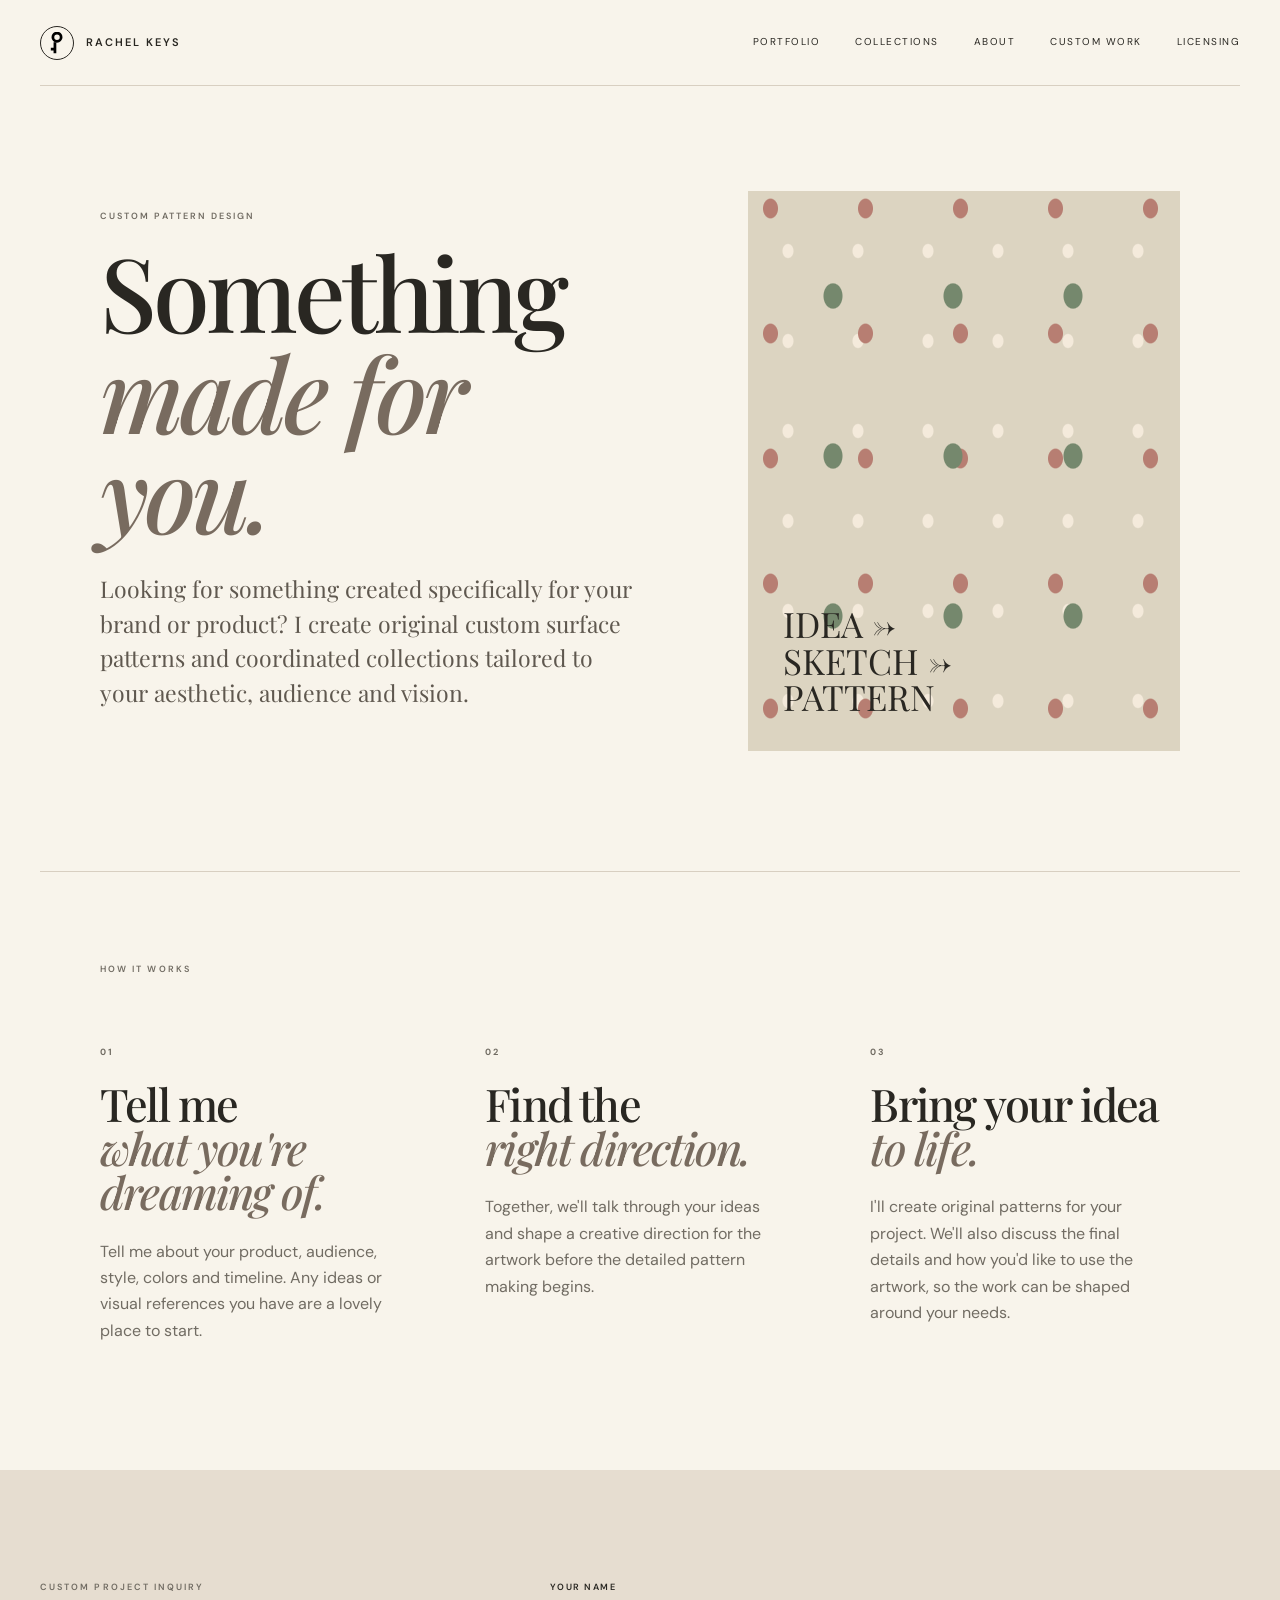
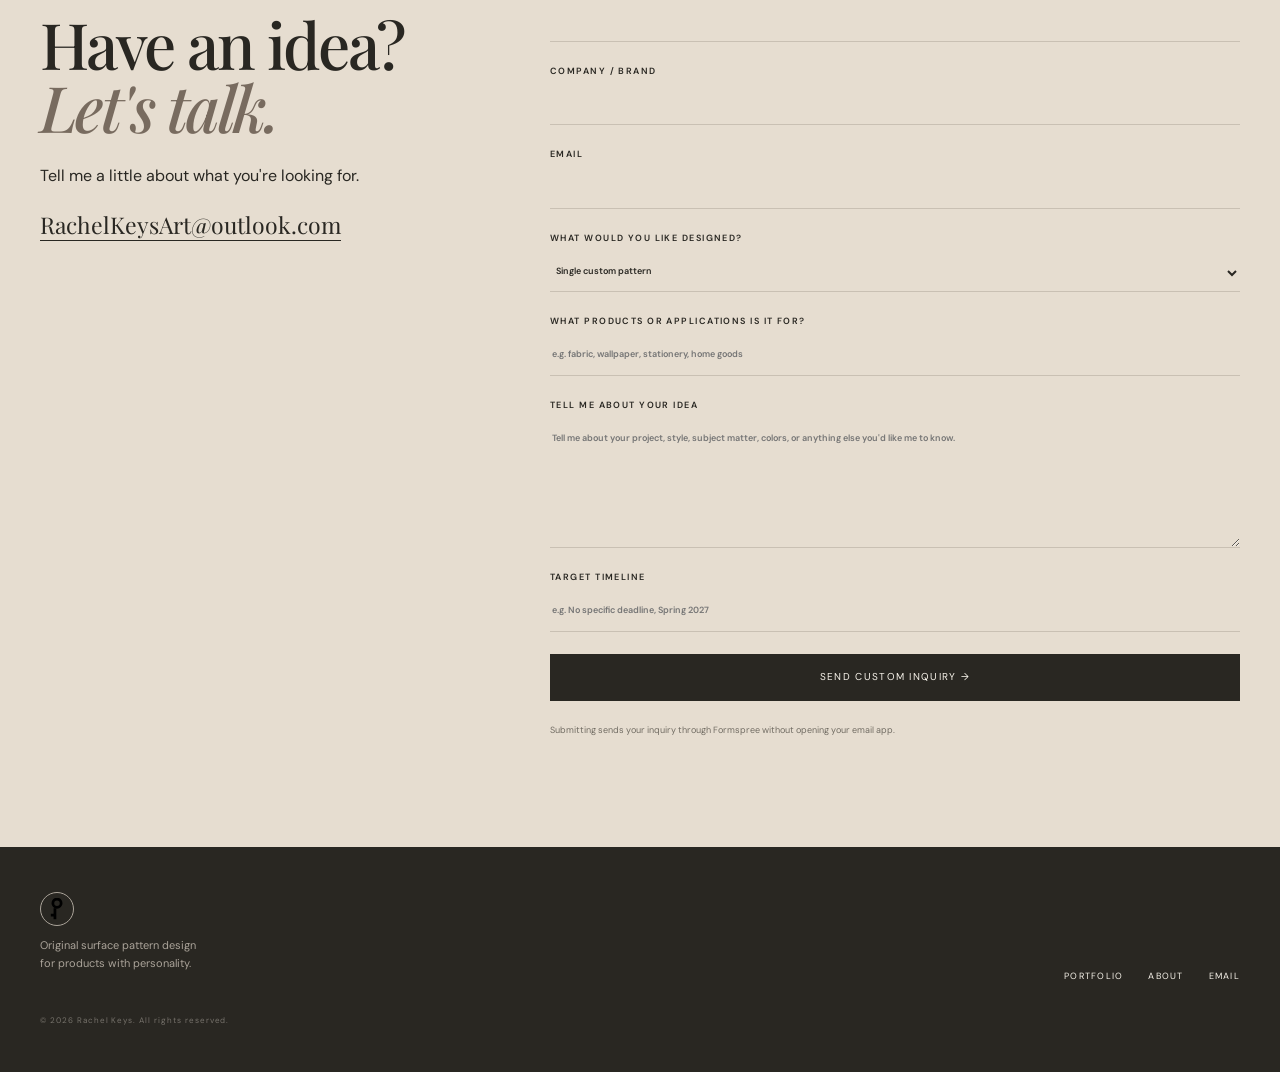
<file: custom.html>
<!DOCTYPE html>

<html lang="en">

<head>

<meta charset="UTF-8">

<meta
  name="viewport"
  content="width=device-width, initial-scale=1.0"
>

<title>
Custom Pattern Design — Rachel Keys
</title>

<link
  rel="stylesheet"
  href="style.css"
>

</head>


<body>


<header class="header">


<a class="logo" href="index.html">

<span class="logo-symbol">
<svg viewBox="0 0 32 24" aria-hidden="true"><path fill="#000" fill-rule="evenodd" d="M7.5 4a8 8 0 1 0 0 16 8 8 0 0 0 0-16Zm0 4a4 4 0 1 1 0 8 4 4 0 0 1 0-8Zm7.5 5h16v4h-4v4h-4v-4h-8z"/></svg>
</span>

<span>
RACHEL KEYS
</span>

</a>


<button
  class="menu-btn"
  aria-label="Open navigation"
>

<i></i>
<i></i>

</button>


<nav class="nav">

<a href="index.html">
Portfolio
</a>

<a href="collections.html">
Collections
</a>

<a href="about.html">
About
</a>

<a href="custom.html">
Custom Work
</a>

<a href="index.html#inquire">
Licensing
</a>

</nav>

</header>



<main class="custom-page">


<section class="custom-hero">


<div>

<p class="kicker">
CUSTOM PATTERN DESIGN
</p>


<h1>

Something<br>

<em>
made for you.
</em>

</h1>


<p class="lead">

Looking for something created specifically
for your brand or product?

I create original custom surface patterns
and coordinated collections tailored to
your aesthetic, audience and vision.

</p>

</div>


<div class="custom-art pattern-floral">

<span>

IDEA →<br>
SKETCH →<br>
PATTERN

</span>

</div>


</section>



<section class="custom-process">


<p class="kicker">
HOW IT WORKS
</p>


<div class="process-grid">


<div>

<b>
01
</b>

<h2>

Tell me<br>

<em>
what you're dreaming of.
</em>

</h2>

<p>

Tell me about your product, audience, style, colors and timeline.
Any ideas or visual references you have are a lovely place to start.

</p>

</div>



<div>

<b>
02
</b>

<h2>

Find the<br>

<em>
right direction.
</em>

</h2>

<p>

Together, we'll talk through your ideas and shape a creative direction
for the artwork before the detailed pattern making begins.

</p>

</div>



<div>

<b>
03
</b>

<h2>

Bring your idea<br>

<em>
to life.
</em>

</h2>

<p>

I'll create original patterns for your project. We'll also discuss
the final details and how you'd like to use the artwork, so the work
can be shaped around your needs.

</p>

</div>


</div>

</section>



<section class="custom-form-section">


<div>

<p class="kicker">
CUSTOM PROJECT INQUIRY
</p>


<h2>

Have an idea?<br>

<em>
Let's talk.
</em>

</h2>


<p class="lead">

Tell me a little about what you're looking for.

</p>


<a href="mailto:RachelKeysArt@outlook.com">
RachelKeysArt@outlook.com
</a>

</div>



<form
  class="form"
  action="https://formspree.io/f/xljgblyp"
  method="POST"
>

<input type="hidden" name="_subject" value="New custom project inquiry from your portfolio">


<label>

Your name

<input
  type="text"
  name="Name"
  required
>

</label>



<label>

Company / brand

<input
  type="text"
  name="Company"
>

</label>



<label>

Email

<input
  type="email"
  name="Email"
  required
>

</label>



<label>

What would you like designed?

<select name="Project Type">

<option>
Single custom pattern
</option>

<option>
Coordinated pattern collection
</option>

<option>
Pattern + supporting artwork
</option>

<option>
Something else
</option>

<option>
Not sure yet
</option>

</select>

</label>



<label>

What products or applications is it for?

<input
  type="text"
  name="Products"
  placeholder="e.g. fabric, wallpaper, stationery, home goods"
>

</label>



<label>

Tell me about your idea

<textarea
  name="Project Details"
  rows="7"
  placeholder="Tell me about your project, style, subject matter, colors, or anything else you'd like me to know."
  required
></textarea>

</label>



<label>

Target timeline

<input
  type="text"
  name="Timeline"
  placeholder="e.g. No specific deadline, Spring 2027"
>

</label>



<button
  class="pill dark"
  type="submit"
>

Send custom inquiry →

</button>


<small>

Submitting sends your inquiry through Formspree without opening your email app.

</small>


</form>

</section>


</main>



<footer class="footer">


<div>

<span class="logo-symbol">
<svg viewBox="0 0 32 24" aria-hidden="true"><path fill="#000" fill-rule="evenodd" d="M7.5 4a8 8 0 1 0 0 16 8 8 0 0 0 0-16Zm0 4a4 4 0 1 1 0 8 4 4 0 0 1 0-8Zm7.5 5h16v4h-4v4h-4v-4h-8z"/></svg>
</span>

<p>

Original surface pattern design<br>
for products with personality.

</p>

</div>


<div class="footer-links">

<a href="index.html">
Portfolio
</a>

<a href="about.html">
About
</a>

<a href="mailto:RachelKeysArt@outlook.com">
Email
</a>

</div>


<small>

©
<span id="year"></span>
Rachel Keys.
All rights reserved.

</small>


</footer>


<script src="script.js"></script>

</body>

</html>
</file>
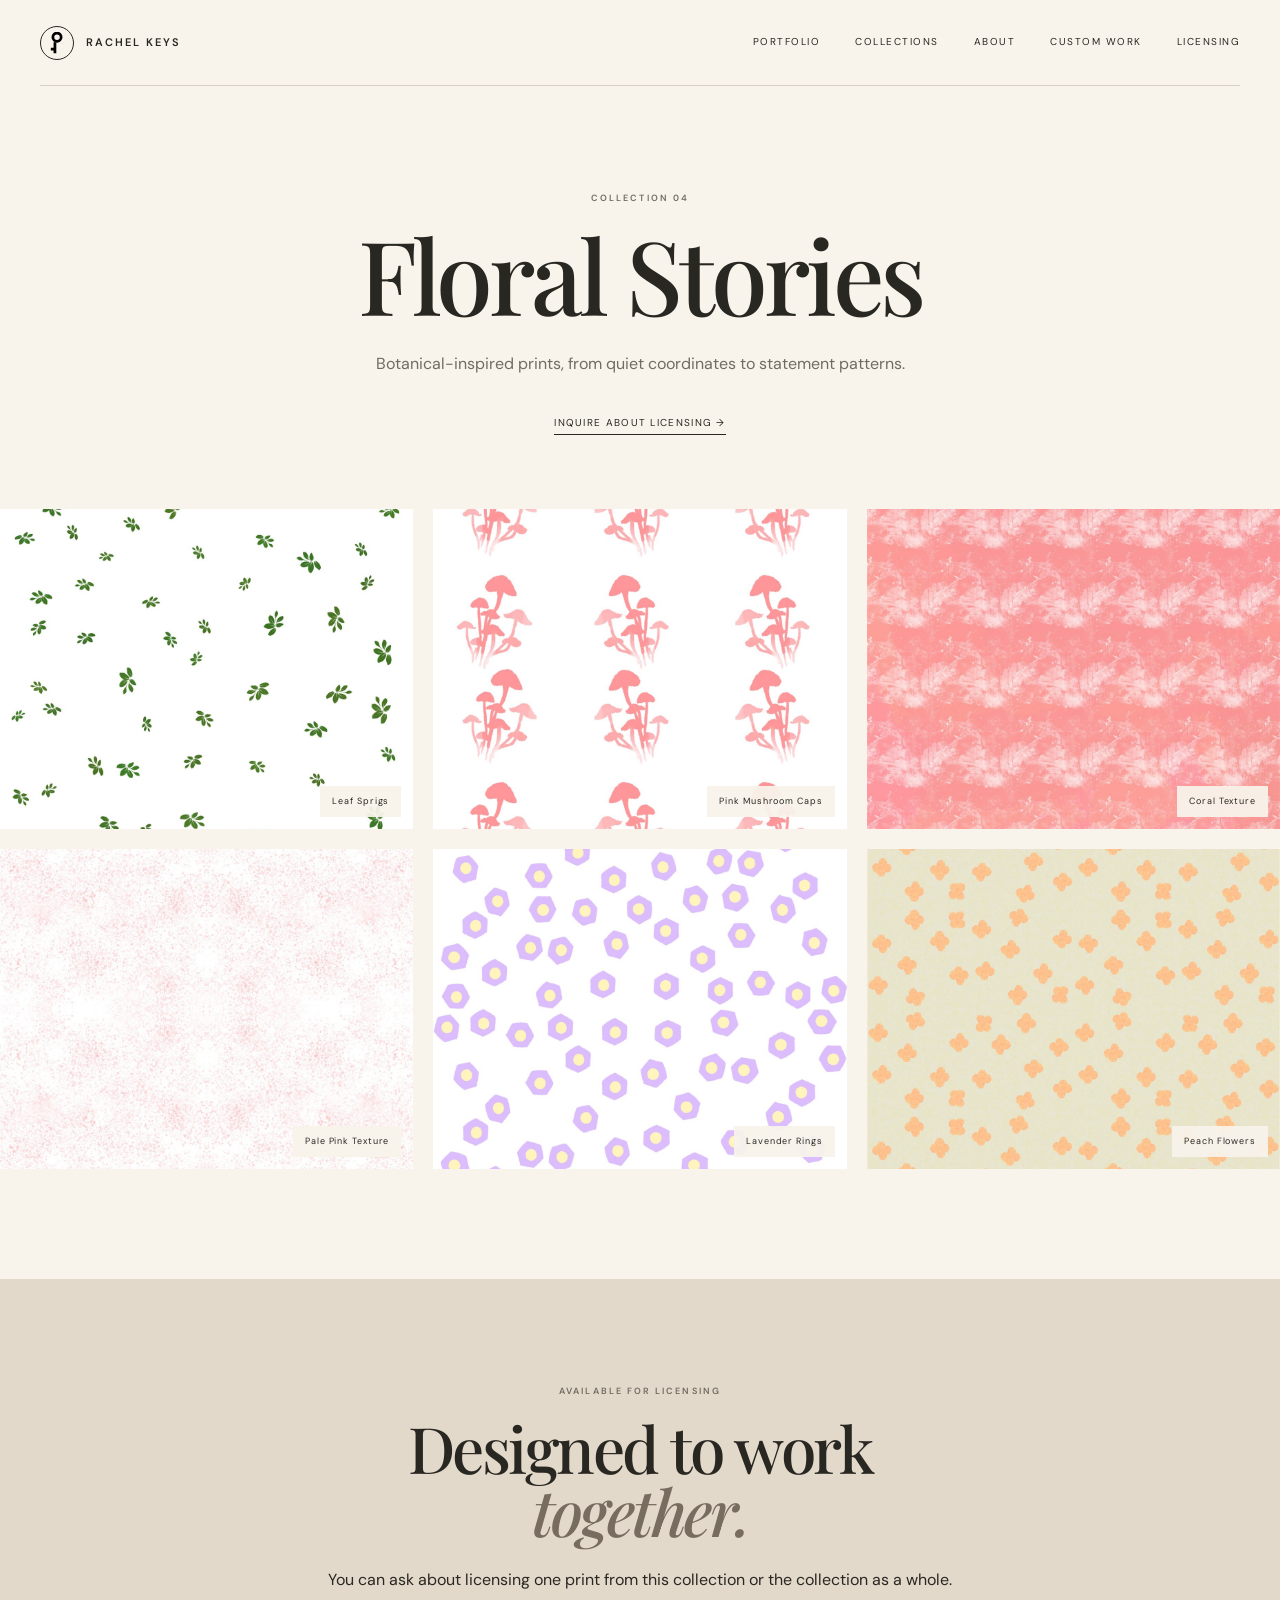
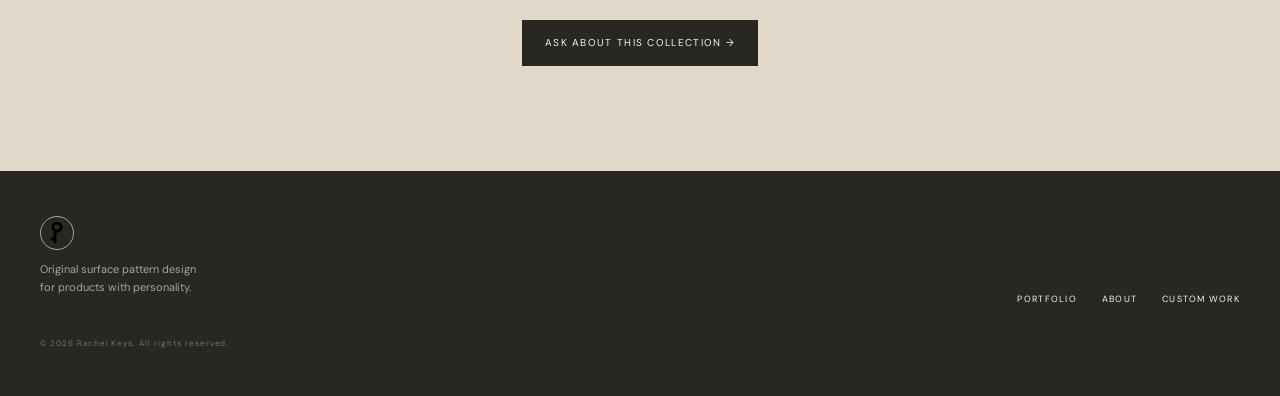
<file: collections/floral.html>
<!DOCTYPE html>
<html lang="en">
<head>
<meta charset="UTF-8">
<meta name="viewport" content="width=device-width, initial-scale=1.0">
<meta name="description" content="Explore the Floral Stories surface pattern collection by Rachel Keys.">
<title>Floral Stories — Rachel Keys</title>
<link rel="stylesheet" href="../style.css">
</head>

<body>

<header class="header">

<a class="logo" href="../index.html">
<span class="logo-symbol"><svg viewBox="0 0 32 24" aria-hidden="true"><path fill="#000" fill-rule="evenodd" d="M7.5 4a8 8 0 1 0 0 16 8 8 0 0 0 0-16Zm0 4a4 4 0 1 1 0 8 4 4 0 0 1 0-8Zm7.5 5h16v4h-4v4h-4v-4h-8z"/></svg></span>
<span>RACHEL KEYS</span>
</a>

<button class="menu-btn">
<i></i>
<i></i>
</button>

<nav class="nav">
<a href="../index.html">Portfolio</a>
<a href="../collections.html">Collections</a>
<a href="../about.html">About</a>
<a href="../custom.html">Custom Work</a>
<a href="../index.html#inquire">Licensing</a>
</nav>

</header>


<main class="collection-page">

<section class="collection-page-head">

<p class="kicker">
COLLECTION 04
</p>

<h1>
Floral Stories
</h1>

<p>
Botanical-inspired prints, from quiet coordinates
to statement patterns.
</p>

<a class="under-link" href="../index.html#inquire">
Inquire about licensing →
</a>

</section>


<section class="pattern-gallery" aria-label="Patterns in the Floral Stories collection">

<figure class="large-pattern pattern-image">
  <img src="../images/pattern-01-leaf-sprigs.jpg" alt="Green leafy sprigs scattered on a white background" loading="lazy" decoding="async">
  <figcaption class="pattern-name">Leaf Sprigs</figcaption>
</figure>
<figure class="small-pattern pattern-image">
  <img src="../images/pink-mushroom-caps.jpg" alt="Repeating pink mushroom caps on a white background" loading="lazy" decoding="async">
  <figcaption class="pattern-name">Pink Mushroom Caps</figcaption>
</figure>
<figure class="small-pattern pattern-image">
  <img src="../images/pattern-03-coral-texture.jpg" alt="Coral and white textured repeat pattern" loading="lazy" decoding="async">
  <figcaption class="pattern-name">Coral Texture</figcaption>
</figure>
<figure class="large-pattern pattern-image">
  <img src="../images/pattern-04-pale-pink-texture.jpg" alt="Subtle pale pink textured repeat" loading="lazy" decoding="async">
  <figcaption class="pattern-name">Pale Pink Texture</figcaption>
</figure>
<figure class="small-pattern pattern-image">
  <img src="../images/pattern-12-lavender-rings.jpg" alt="Lavender ring-shaped motifs on a white background" loading="lazy" decoding="async">
  <figcaption class="pattern-name">Lavender Rings</figcaption>
</figure>
<figure class="small-pattern pattern-image">
  <img src="../images/pattern-16-peach-sparkles.jpg" alt="Small peach-colored flower motifs on a pale background" loading="lazy" decoding="async">
  <figcaption class="pattern-name">Peach Flowers</figcaption>
</figure>

</section>


<section class="collection-bottom">

<p class="kicker">
AVAILABLE FOR LICENSING
</p>

<h2>
Designed to work<br>
<em>together.</em>
</h2>

<p>
You can ask about licensing one print from this collection or the collection as a whole.
</p>

<a class="pill dark" href="../index.html#inquire">
Ask about this collection →
</a>

</section>

</main>


<footer class="footer">

<div>
<span class="logo-symbol"><svg viewBox="0 0 32 24" aria-hidden="true"><path fill="#000" fill-rule="evenodd" d="M7.5 4a8 8 0 1 0 0 16 8 8 0 0 0 0-16Zm0 4a4 4 0 1 1 0 8 4 4 0 0 1 0-8Zm7.5 5h16v4h-4v4h-4v-4h-8z"/></svg></span>

<p>
Original surface pattern design<br>
for products with personality.
</p>
</div>

<div class="footer-links">
<a href="../index.html">Portfolio</a>
<a href="../about.html">About</a>
<a href="../custom.html">Custom Work</a>
</div>

<small>
© <span id="year"></span>
Rachel Keys. All rights reserved.
</small>

</footer>

<script src="../script.js"></script>

</body>
</html>
</file>
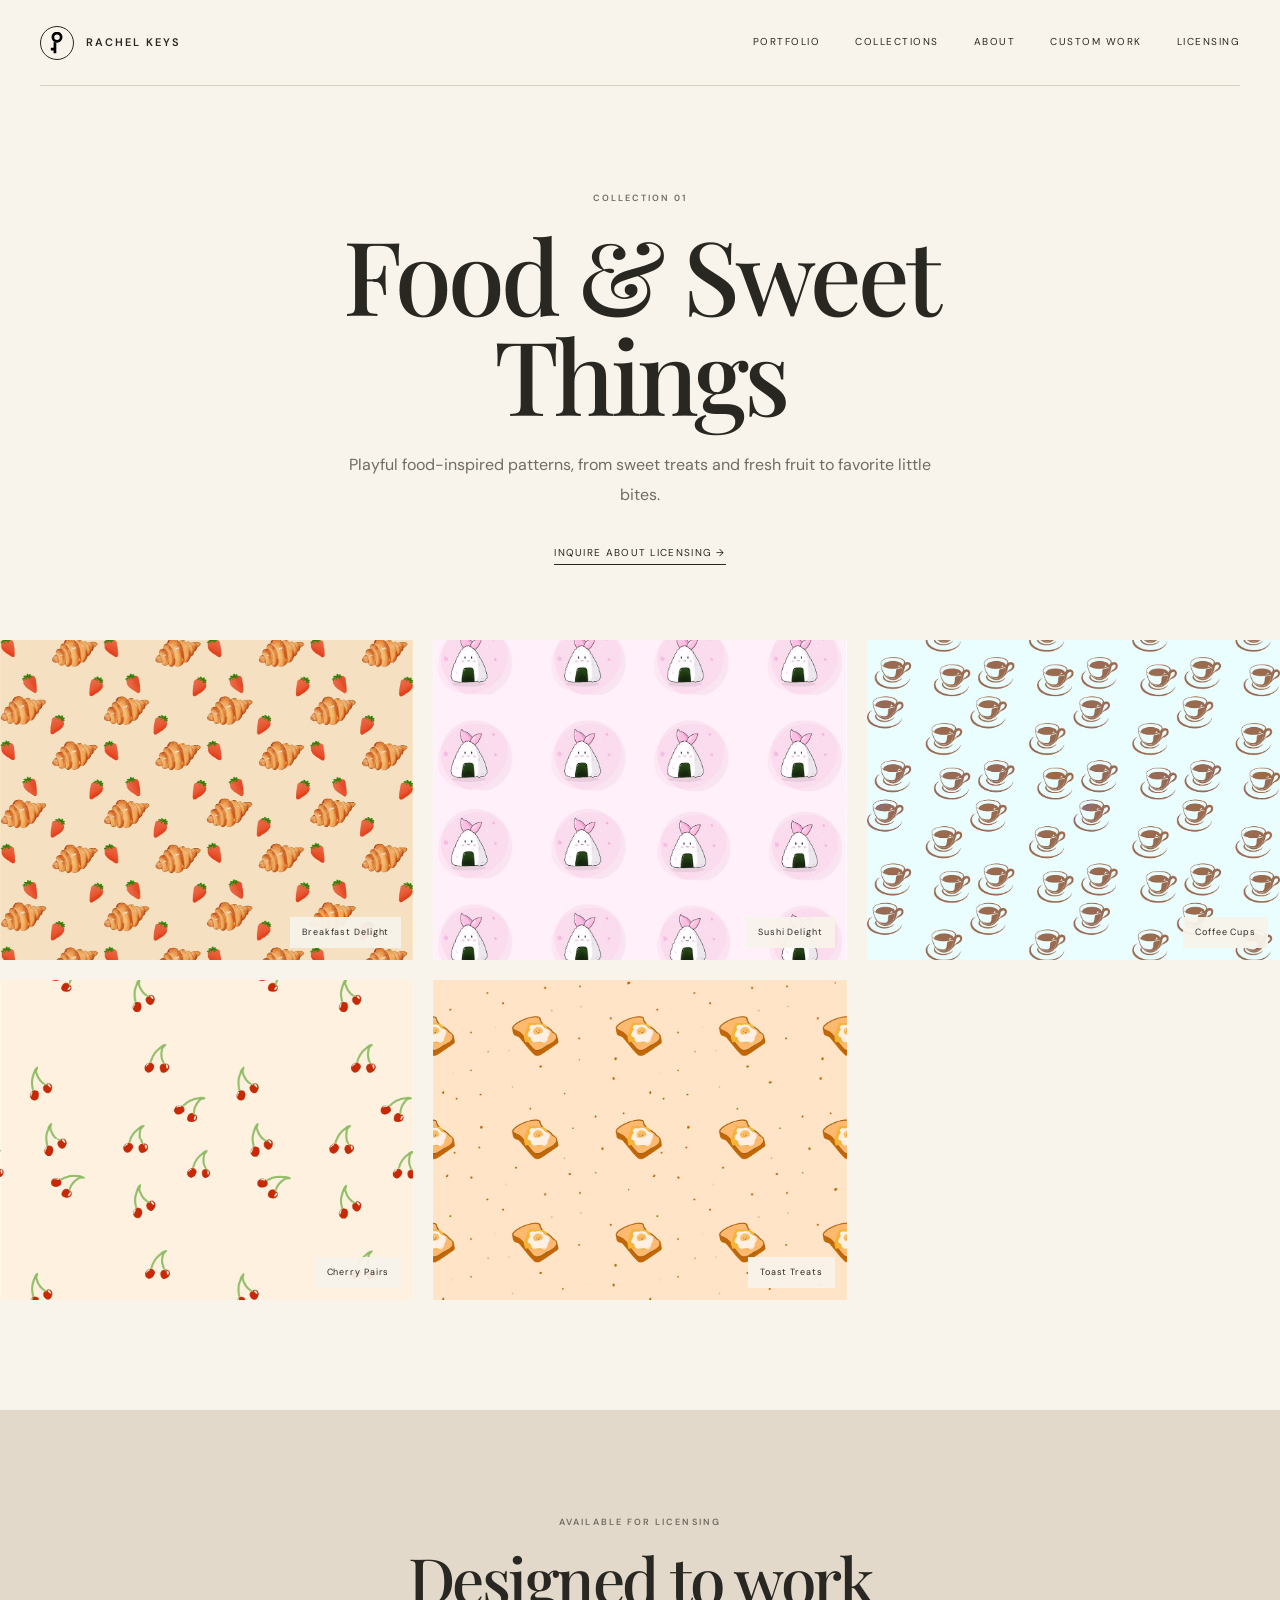
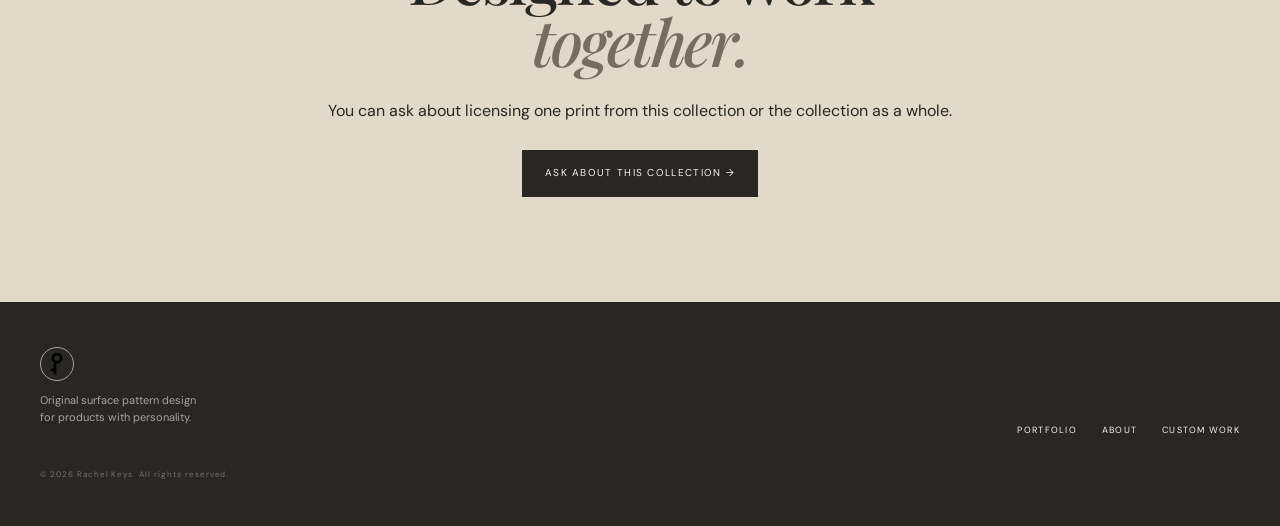
<file: collections/food-and-sweet-things.html>
<!DOCTYPE html>
<html lang="en">
<head>
<meta charset="UTF-8">
<meta name="viewport" content="width=device-width, initial-scale=1.0">
<meta name="description" content="Explore the Food &amp; Sweet Things surface pattern collection by Rachel Keys.">
<title>Food &amp; Sweet Things — Rachel Keys</title>
<link rel="stylesheet" href="../style.css">
</head>

<body>

<header class="header">

<a class="logo" href="../index.html">
<span class="logo-symbol"><svg viewBox="0 0 32 24" aria-hidden="true"><path fill="#000" fill-rule="evenodd" d="M7.5 4a8 8 0 1 0 0 16 8 8 0 0 0 0-16Zm0 4a4 4 0 1 1 0 8 4 4 0 0 1 0-8Zm7.5 5h16v4h-4v4h-4v-4h-8z"/></svg></span>
<span>RACHEL KEYS</span>
</a>

<button class="menu-btn">
<i></i>
<i></i>
</button>

<nav class="nav">
<a href="../index.html">Portfolio</a>
<a href="../collections.html">Collections</a>
<a href="../about.html">About</a>
<a href="../custom.html">Custom Work</a>
<a href="../index.html#inquire">Licensing</a>
</nav>

</header>


<main class="collection-page">

<section class="collection-page-head">

<p class="kicker">
COLLECTION 01
</p>

<h1>
Food &amp; Sweet Things
</h1>

<p>
Playful food-inspired patterns, from sweet treats and fresh fruit
to favorite little bites.
</p>

<a class="under-link" href="../index.html#inquire">
Inquire about licensing →
</a>

</section>


<section class="pattern-gallery" aria-label="Patterns in the Food and Sweet Things collection">

<figure class="large-pattern pattern-image">
  <img src="../images/pattern-06-tacos.jpg" alt="Croissants and strawberries scattered on a peach background" loading="lazy" decoding="async">
  <figcaption class="pattern-name">Breakfast Delight</figcaption>
</figure>
<figure class="small-pattern pattern-image">
  <img src="../images/pattern-05-cat.jpg" alt="Cute illustrated sushi cats on a pink background" loading="lazy" decoding="async">
  <figcaption class="pattern-name">Sushi Delight</figcaption>
</figure>
<figure class="small-pattern pattern-image">
  <img src="../images/pattern-07-coffee-cups.jpg" alt="Repeating illustrated cups of coffee" loading="lazy" decoding="async">
  <figcaption class="pattern-name">Coffee Cups</figcaption>
</figure>
<figure class="large-pattern pattern-image">
  <img src="../images/pattern-10-cherries.jpg" alt="Red cherries with green stems on a pale background" loading="lazy" decoding="async">
  <figcaption class="pattern-name">Cherry Pairs</figcaption>
</figure>
<figure class="small-pattern pattern-image">
  <img src="../images/pattern-15-toast.jpg" alt="Small slices of toast on a peach background" loading="lazy" decoding="async">
  <figcaption class="pattern-name">Toast Treats</figcaption>
</figure>

</section>


<section class="collection-bottom">

<p class="kicker">
AVAILABLE FOR LICENSING
</p>

<h2>
Designed to work<br>
<em>together.</em>
</h2>

<p>
You can ask about licensing one print from this collection or the collection as a whole.
</p>

<a class="pill dark" href="../index.html#inquire">
Ask about this collection →
</a>

</section>

</main>


<footer class="footer">

<div>
<span class="logo-symbol"><svg viewBox="0 0 32 24" aria-hidden="true"><path fill="#000" fill-rule="evenodd" d="M7.5 4a8 8 0 1 0 0 16 8 8 0 0 0 0-16Zm0 4a4 4 0 1 1 0 8 4 4 0 0 1 0-8Zm7.5 5h16v4h-4v4h-4v-4h-8z"/></svg></span>

<p>
Original surface pattern design<br>
for products with personality.
</p>
</div>

<div class="footer-links">
<a href="../index.html">Portfolio</a>
<a href="../about.html">About</a>
<a href="../custom.html">Custom Work</a>
</div>

<small>
© <span id="year"></span>
Rachel Keys. All rights reserved.
</small>

</footer>

<script src="../script.js"></script>

</body>
</html>
</file>
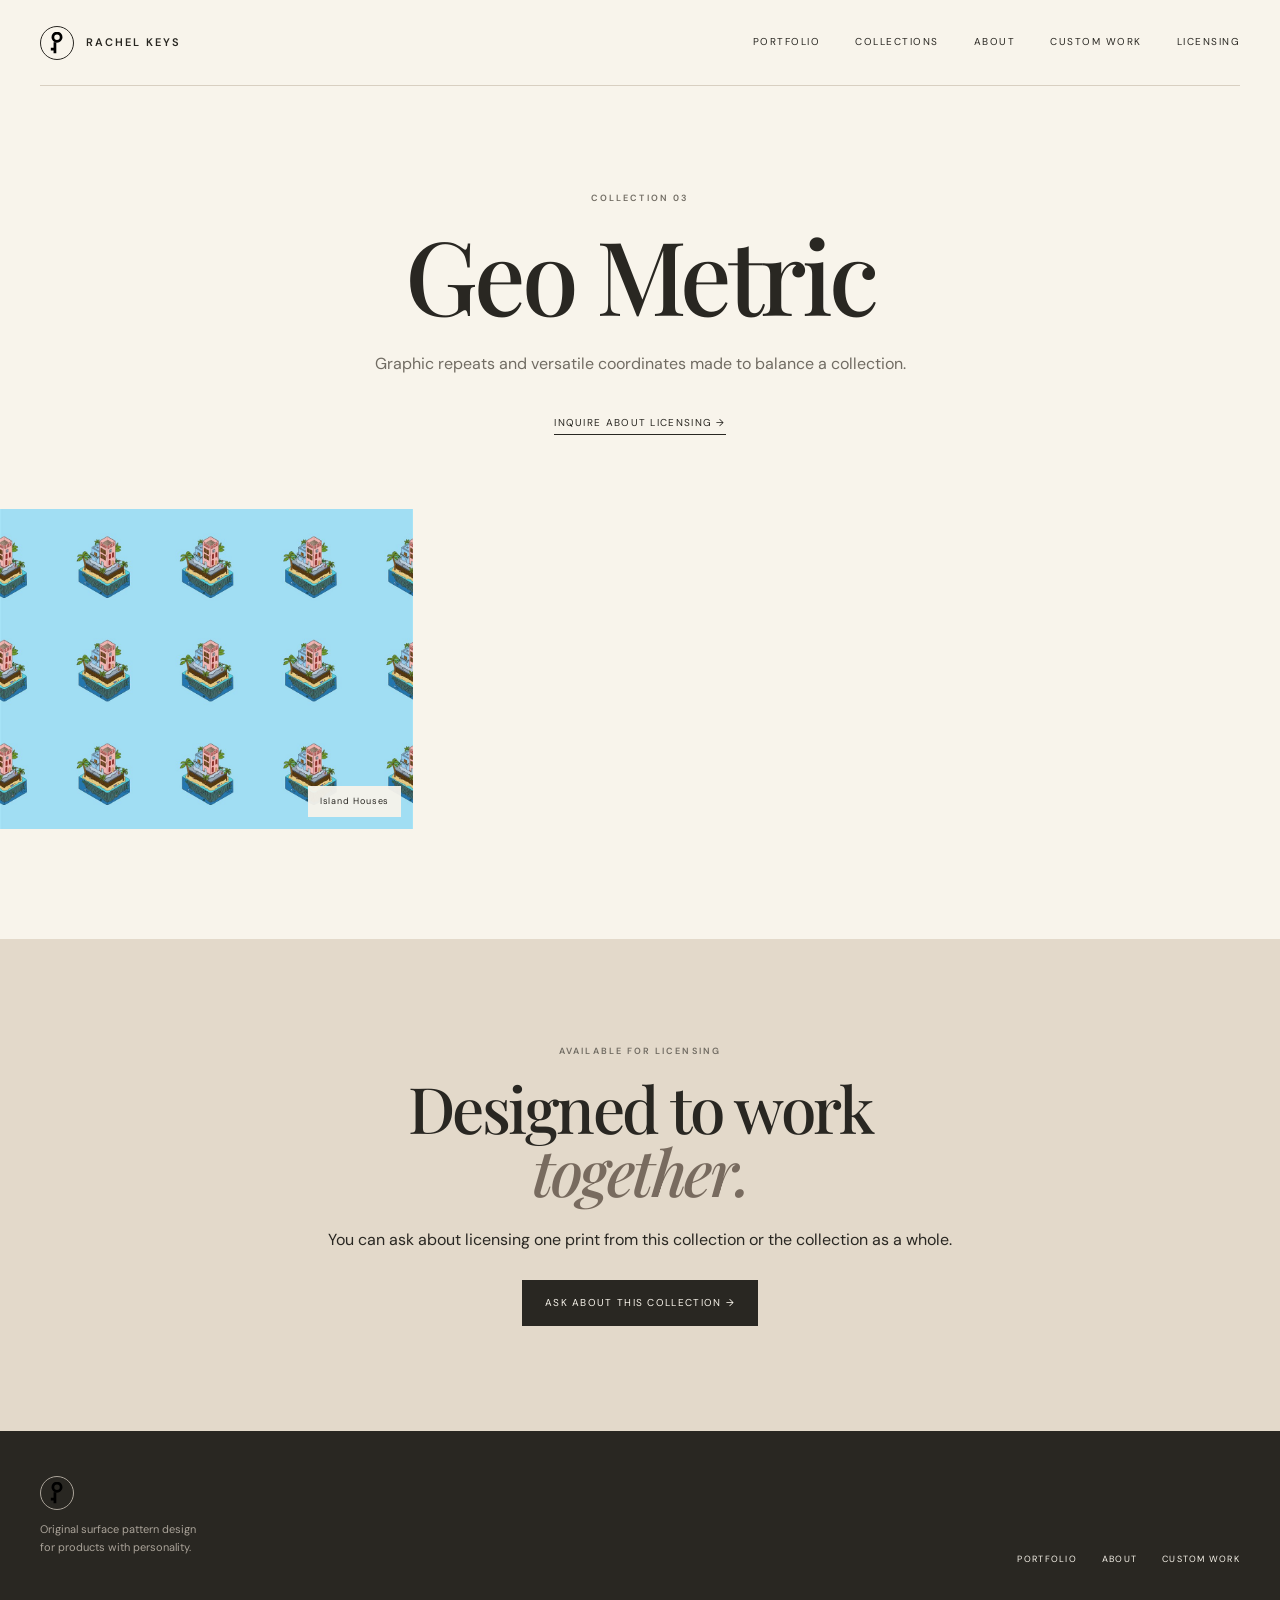
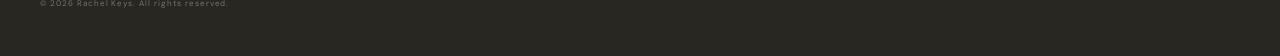
<file: collections/geometric.html>
<!DOCTYPE html>
<html lang="en">
<head>
<meta charset="UTF-8">
<meta name="viewport" content="width=device-width, initial-scale=1.0">
<meta name="description" content="Explore the Geo Metric surface pattern collection by Rachel Keys.">
<title>Geo Metric — Rachel Keys</title>
<link rel="stylesheet" href="../style.css">
</head>

<body>

<header class="header">

<a class="logo" href="../index.html">
<span class="logo-symbol"><svg viewBox="0 0 32 24" aria-hidden="true"><path fill="#000" fill-rule="evenodd" d="M7.5 4a8 8 0 1 0 0 16 8 8 0 0 0 0-16Zm0 4a4 4 0 1 1 0 8 4 4 0 0 1 0-8Zm7.5 5h16v4h-4v4h-4v-4h-8z"/></svg></span>
<span>RACHEL KEYS</span>
</a>

<button class="menu-btn">
<i></i>
<i></i>
</button>

<nav class="nav">
<a href="../index.html">Portfolio</a>
<a href="../collections.html">Collections</a>
<a href="../about.html">About</a>
<a href="../custom.html">Custom Work</a>
<a href="../index.html#inquire">Licensing</a>
</nav>

</header>


<main class="collection-page">

<section class="collection-page-head">

<p class="kicker">
COLLECTION 03
</p>

<h1>
Geo Metric
</h1>

<p>
Graphic repeats and versatile coordinates made
to balance a collection.
</p>

<a class="under-link" href="../index.html#inquire">
Inquire about licensing →
</a>

</section>


<section class="pattern-gallery" aria-label="Patterns in the Geo Metric collection">

<figure class="large-pattern pattern-image">
  <img src="../images/pattern-13-island-houses.jpg" alt="Colorful houses on floating islands in a repeating pattern" loading="lazy" decoding="async">
  <figcaption class="pattern-name">Island Houses</figcaption>
</figure>

</section>


<section class="collection-bottom">

<p class="kicker">
AVAILABLE FOR LICENSING
</p>

<h2>
Designed to work<br>
<em>together.</em>
</h2>

<p>
You can ask about licensing one print from this collection or the collection as a whole.
</p>

<a class="pill dark" href="../index.html#inquire">
Ask about this collection →
</a>

</section>

</main>


<footer class="footer">

<div>
<span class="logo-symbol"><svg viewBox="0 0 32 24" aria-hidden="true"><path fill="#000" fill-rule="evenodd" d="M7.5 4a8 8 0 1 0 0 16 8 8 0 0 0 0-16Zm0 4a4 4 0 1 1 0 8 4 4 0 0 1 0-8Zm7.5 5h16v4h-4v4h-4v-4h-8z"/></svg></span>

<p>
Original surface pattern design<br>
for products with personality.
</p>
</div>

<div class="footer-links">
<a href="../index.html">Portfolio</a>
<a href="../about.html">About</a>
<a href="../custom.html">Custom Work</a>
</div>

<small>
© <span id="year"></span>
Rachel Keys. All rights reserved.
</small>

</footer>

<script src="../script.js"></script>

</body>
</html>
</file>
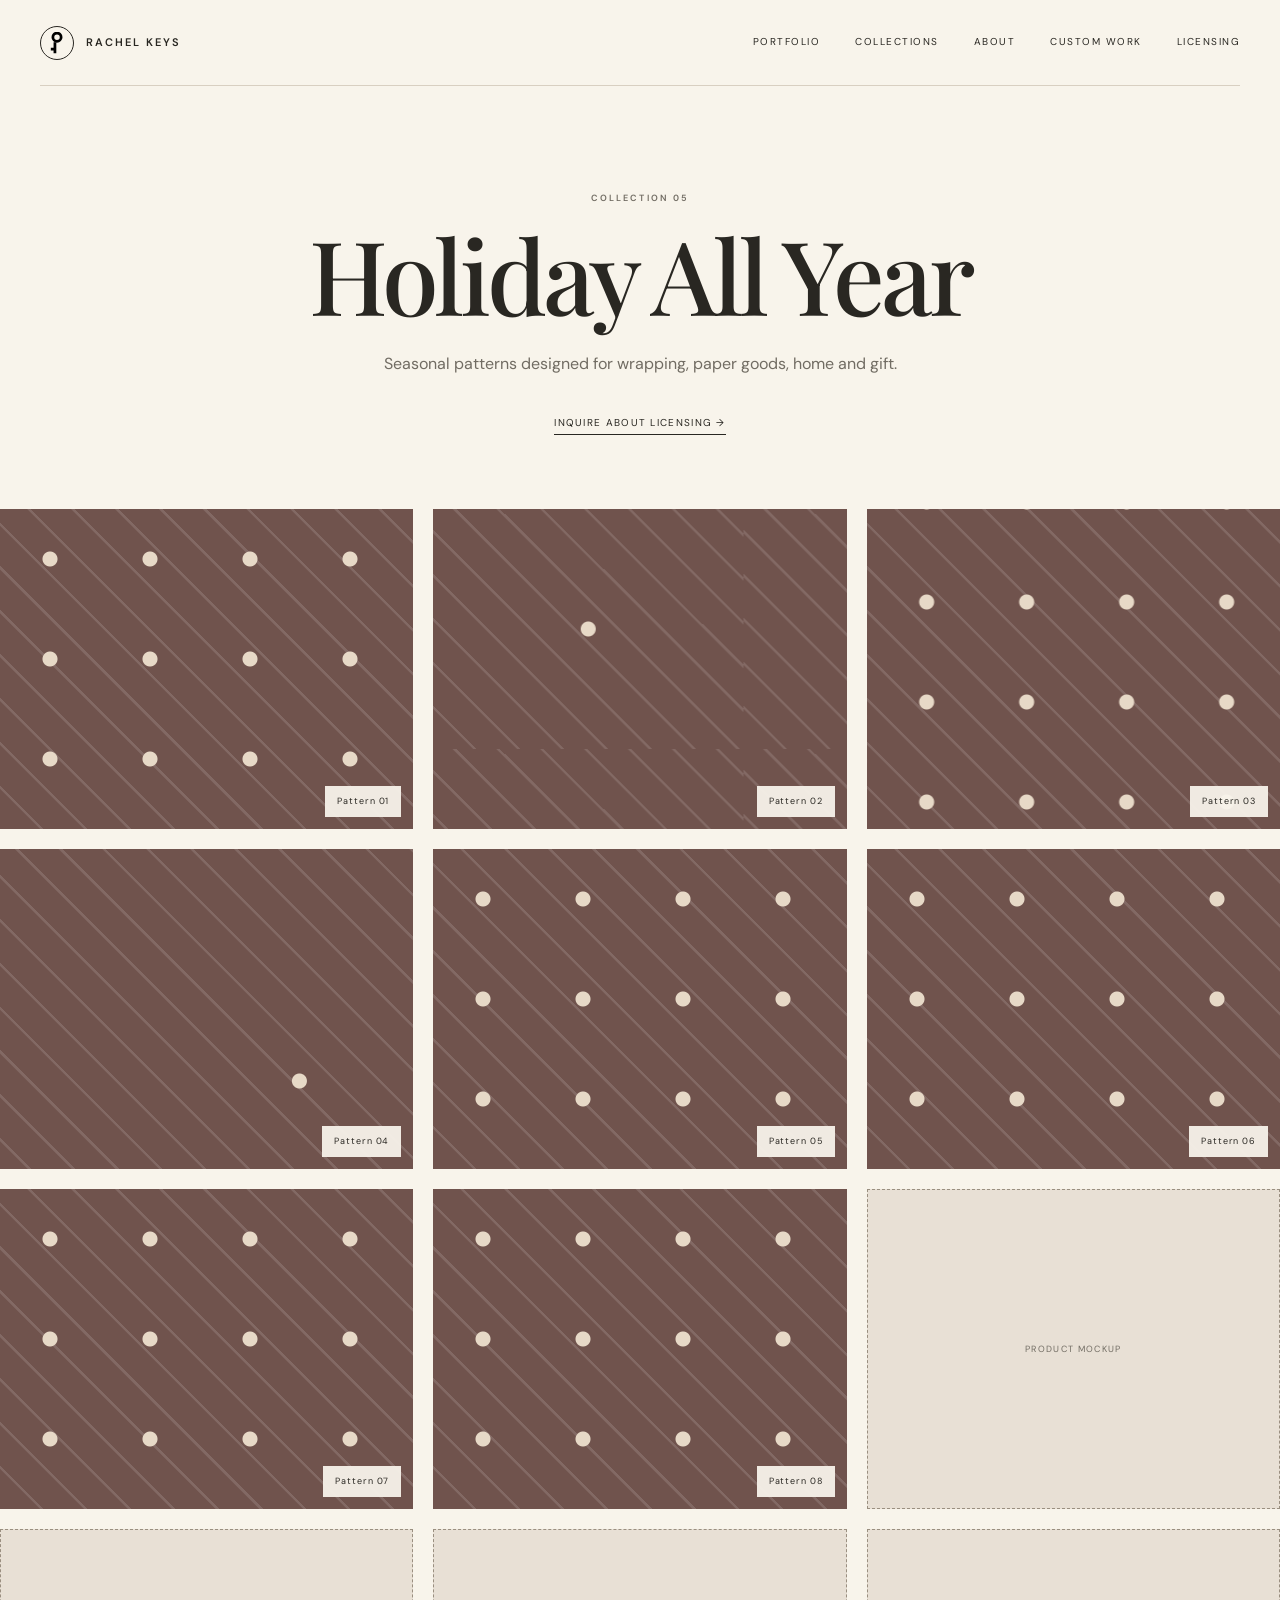
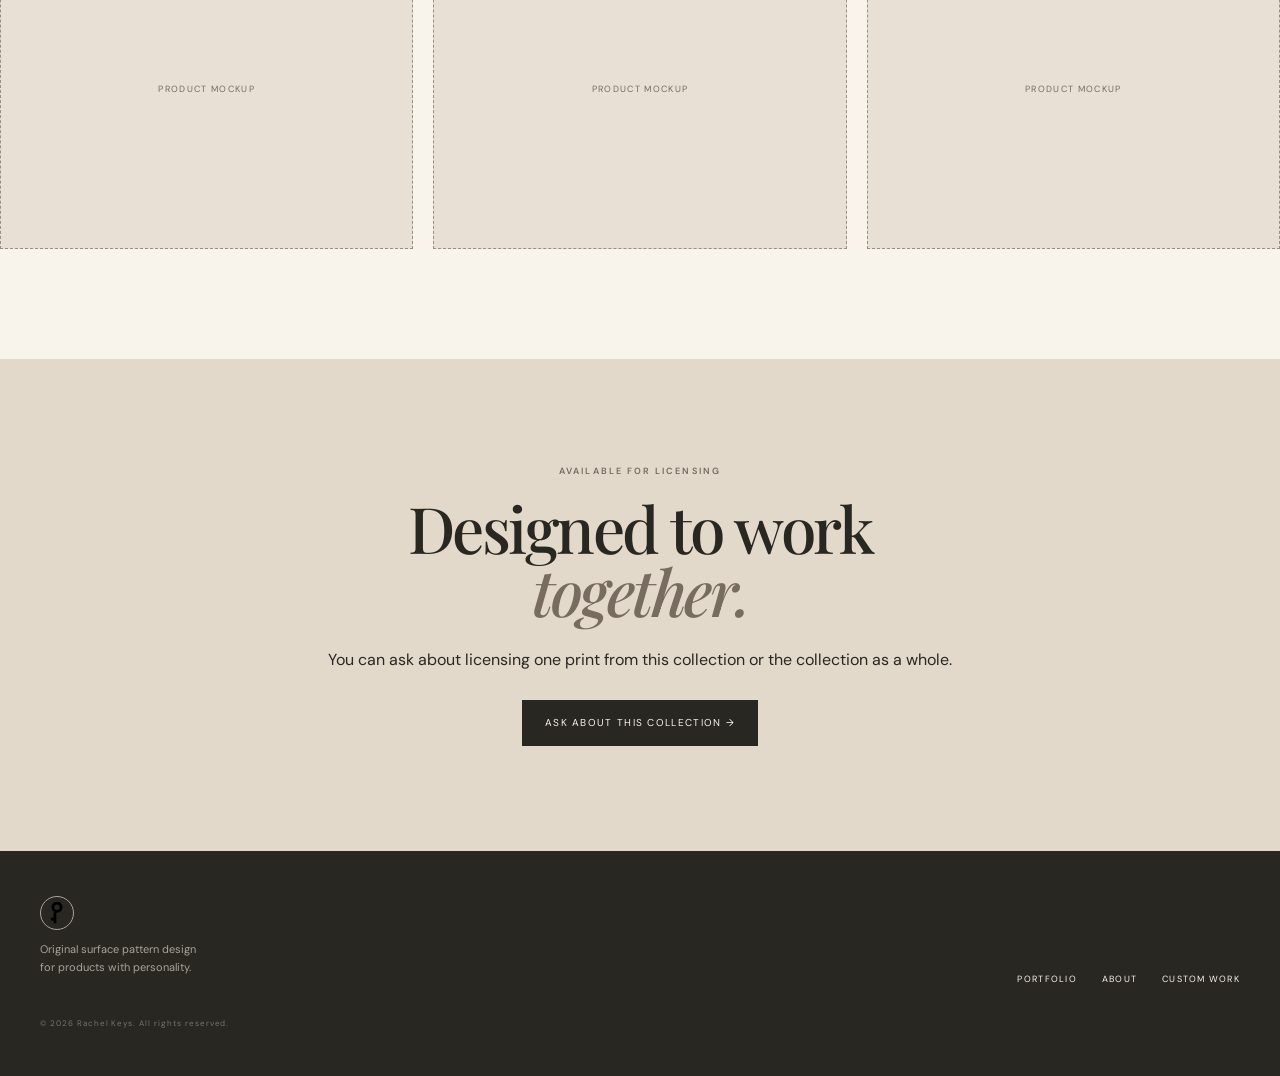
<file: collections/holiday.html>
<!DOCTYPE html>
<html lang="en">
<head>
<meta charset="UTF-8">
<meta name="viewport" content="width=device-width, initial-scale=1.0">
<meta name="description" content="Explore the Holiday All Year surface pattern collection by Rachel Keys.">
<title>Holiday All Year — Rachel Keys</title>
<link rel="stylesheet" href="../style.css">
</head>

<body>

<header class="header">

<a class="logo" href="../index.html">
<span class="logo-symbol"><svg viewBox="0 0 32 24" aria-hidden="true"><path fill="#000" fill-rule="evenodd" d="M7.5 4a8 8 0 1 0 0 16 8 8 0 0 0 0-16Zm0 4a4 4 0 1 1 0 8 4 4 0 0 1 0-8Zm7.5 5h16v4h-4v4h-4v-4h-8z"/></svg></span>
<span>RACHEL KEYS</span>
</a>

<button class="menu-btn">
<i></i>
<i></i>
</button>

<nav class="nav">
<a href="../index.html">Portfolio</a>
<a href="../collections.html">Collections</a>
<a href="../about.html">About</a>
<a href="../custom.html">Custom Work</a>
<a href="../index.html#inquire">Licensing</a>
</nav>

</header>


<main class="collection-page">

<section class="collection-page-head">

<p class="kicker">
COLLECTION 05
</p>

<h1>
Holiday All Year
</h1>

<p>
Seasonal patterns designed for wrapping,
paper goods, home and gift.
</p>

<a class="under-link" href="../index.html#inquire">
Inquire about licensing →
</a>

</section>


<section class="pattern-gallery" aria-label="Patterns in the Holiday All Year collection">

<div class="large-pattern pattern-holiday pattern-sample-1" role="img" aria-label="Holiday All Year pattern preview one"><span class="pattern-name">Pattern 01</span></div>
<div class="small-pattern pattern-holiday pattern-sample-2" role="img" aria-label="Holiday All Year pattern preview two"><span class="pattern-name">Pattern 02</span></div>
<div class="small-pattern pattern-holiday pattern-sample-3" role="img" aria-label="Holiday All Year pattern preview three"><span class="pattern-name">Pattern 03</span></div>
<div class="large-pattern pattern-holiday pattern-sample-4" role="img" aria-label="Holiday All Year pattern preview four"><span class="pattern-name">Pattern 04</span></div>
<div class="small-pattern pattern-holiday pattern-sample-5" role="img" aria-label="Holiday All Year pattern preview five"><span class="pattern-name">Pattern 05</span></div>
<div class="small-pattern pattern-holiday pattern-sample-6" role="img" aria-label="Holiday All Year pattern preview six"><span class="pattern-name">Pattern 06</span></div>
<div class="large-pattern pattern-holiday pattern-sample-7" role="img" aria-label="Holiday All Year pattern preview seven"><span class="pattern-name">Pattern 07</span></div>
<div class="small-pattern pattern-holiday pattern-sample-8" role="img" aria-label="Holiday All Year pattern preview eight"><span class="pattern-name">Pattern 08</span></div>
<div class="small-pattern mockup-preview mockup-sample-1" role="img" aria-label="Holiday All Year product mockup preview one"></div>
<div class="large-pattern mockup-preview mockup-sample-2" role="img" aria-label="Holiday All Year product mockup preview two"></div>
<div class="small-pattern mockup-preview mockup-sample-3" role="img" aria-label="Holiday All Year product mockup preview three"></div>
<div class="small-pattern mockup-preview mockup-sample-4" role="img" aria-label="Holiday All Year product mockup preview four"></div>

</section>


<section class="collection-bottom">

<p class="kicker">
AVAILABLE FOR LICENSING
</p>

<h2>
Designed to work<br>
<em>together.</em>
</h2>

<p>
You can ask about licensing one print from this collection or the collection as a whole.
</p>

<a class="pill dark" href="../index.html#inquire">
Ask about this collection →
</a>

</section>

</main>


<footer class="footer">

<div>
<span class="logo-symbol"><svg viewBox="0 0 32 24" aria-hidden="true"><path fill="#000" fill-rule="evenodd" d="M7.5 4a8 8 0 1 0 0 16 8 8 0 0 0 0-16Zm0 4a4 4 0 1 1 0 8 4 4 0 0 1 0-8Zm7.5 5h16v4h-4v4h-4v-4h-8z"/></svg></span>

<p>
Original surface pattern design<br>
for products with personality.
</p>
</div>

<div class="footer-links">
<a href="../index.html">Portfolio</a>
<a href="../about.html">About</a>
<a href="../custom.html">Custom Work</a>
</div>

<small>
© <span id="year"></span>
Rachel Keys. All rights reserved.
</small>

</footer>

<script src="../script.js"></script>

</body>
</html>
</file>
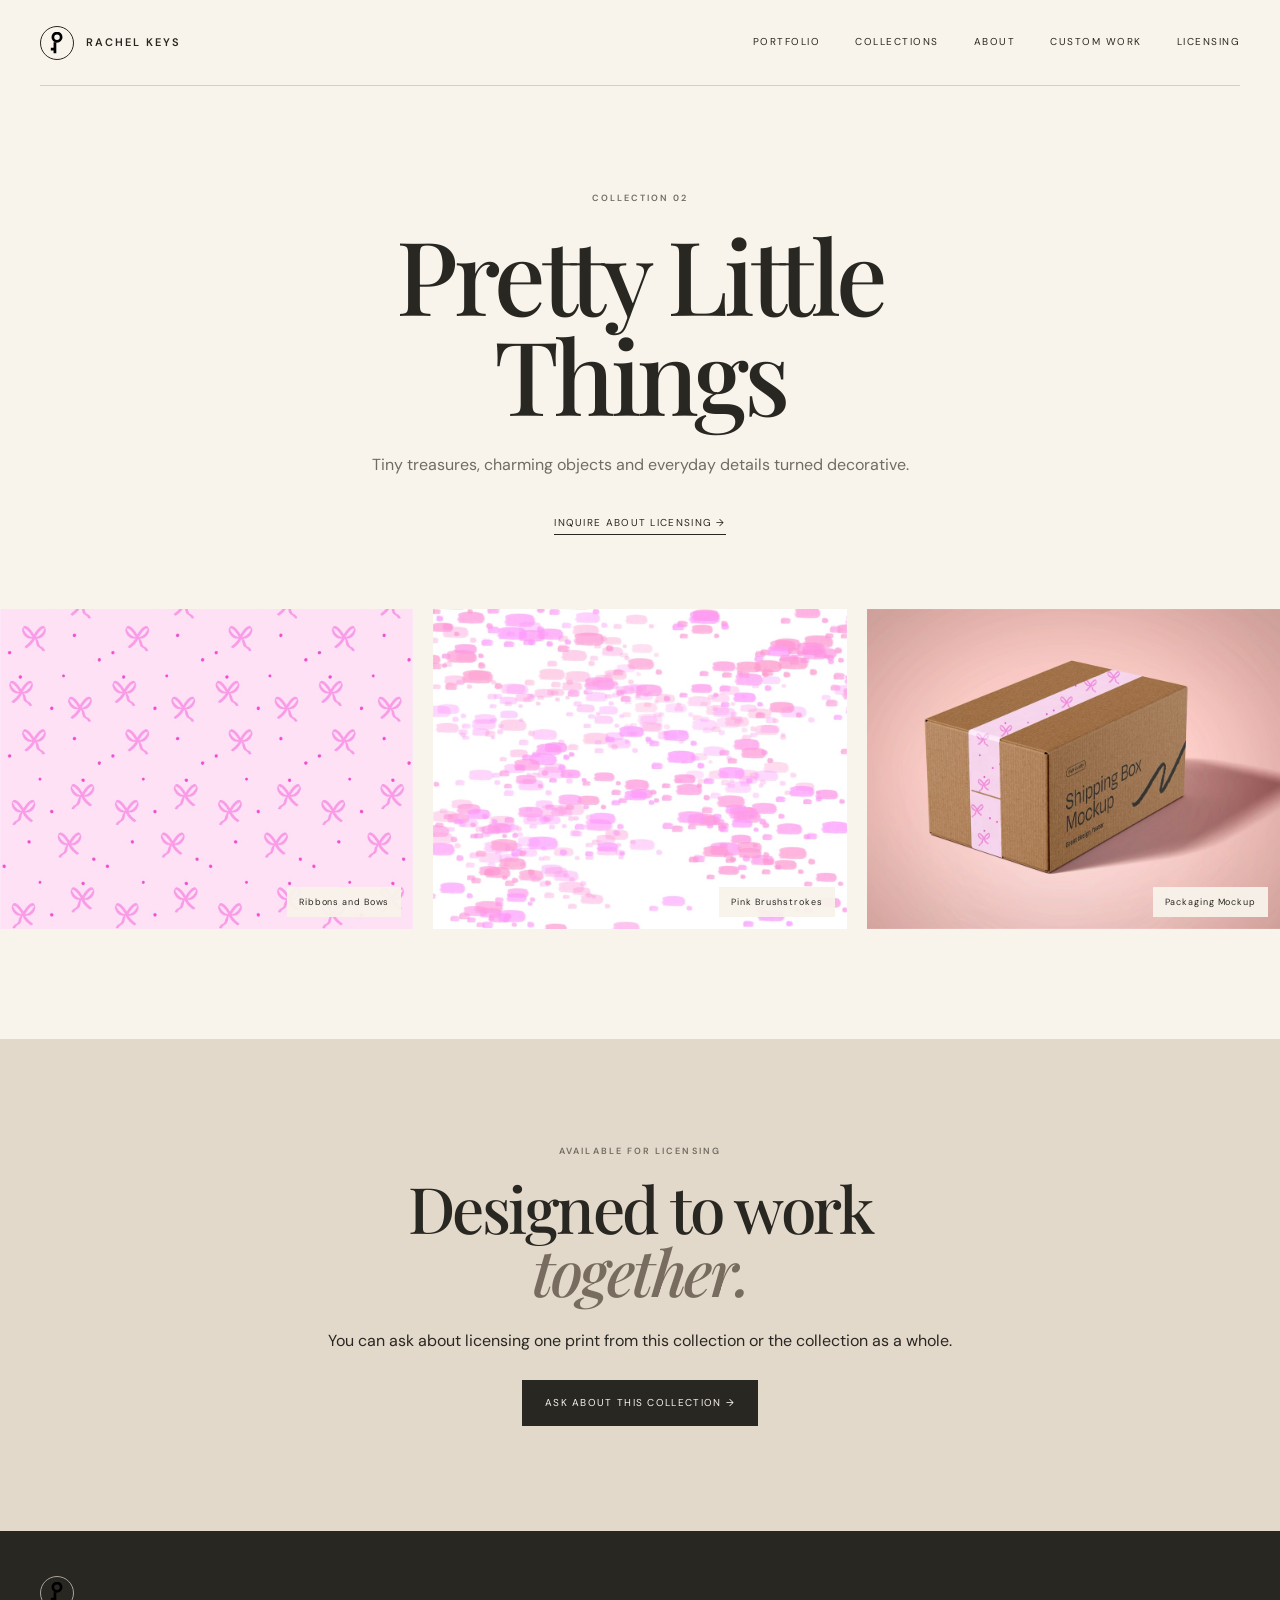
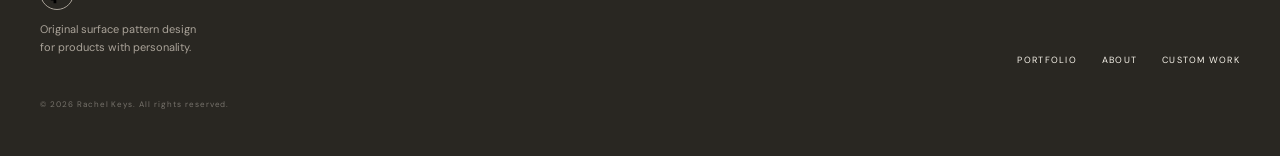
<file: collections/pretty-little-things.html>
<!DOCTYPE html>
<html lang="en">
<head>
<meta charset="UTF-8">
<meta name="viewport" content="width=device-width, initial-scale=1.0">
<meta name="description" content="Explore the Pretty Little Things surface pattern collection by Rachel Keys.">
<title>Pretty Little Things — Rachel Keys</title>
<link rel="stylesheet" href="../style.css">
</head>

<body>

<header class="header">

<a class="logo" href="../index.html">
<span class="logo-symbol"><svg viewBox="0 0 32 24" aria-hidden="true"><path fill="#000" fill-rule="evenodd" d="M7.5 4a8 8 0 1 0 0 16 8 8 0 0 0 0-16Zm0 4a4 4 0 1 1 0 8 4 4 0 0 1 0-8Zm7.5 5h16v4h-4v4h-4v-4h-8z"/></svg></span>
<span>RACHEL KEYS</span>
</a>

<button class="menu-btn">
<i></i>
<i></i>
</button>

<nav class="nav">
<a href="../index.html">Portfolio</a>
<a href="../collections.html">Collections</a>
<a href="../about.html">About</a>
<a href="../custom.html">Custom Work</a>
<a href="../index.html#inquire">Licensing</a>
</nav>

</header>


<main class="collection-page">

<section class="collection-page-head">

<p class="kicker">
COLLECTION 02
</p>

<h1>
Pretty Little Things
</h1>

<p>
Tiny treasures, charming objects and everyday
details turned decorative.
</p>

<a class="under-link" href="../index.html#inquire">
Inquire about licensing →
</a>

</section>


<section class="pattern-gallery" aria-label="Patterns in the Pretty Little Things collection">

<figure class="large-pattern pattern-image">
  <img src="../images/pattern-08-scissors.jpg" alt="Small pink ribbons and bows in a repeating pattern" loading="lazy" decoding="async">
  <figcaption class="pattern-name">Ribbons and Bows</figcaption>
</figure>
<figure class="small-pattern pattern-image">
  <img src="../images/pattern-09-pink-abstract.jpg" alt="Abstract pink brush marks in a repeating pattern" loading="lazy" decoding="async">
  <figcaption class="pattern-name">Pink Brushstrokes</figcaption>
</figure>
<figure class="large-pattern pattern-image">
  <img src="../images/packaging-mockup.jpg" alt="Patterned gift box packaging mockup" loading="lazy" decoding="async">
  <figcaption class="pattern-name">Packaging Mockup</figcaption>
</figure>

</section>


<section class="collection-bottom">

<p class="kicker">
AVAILABLE FOR LICENSING
</p>

<h2>
Designed to work<br>
<em>together.</em>
</h2>

<p>
You can ask about licensing one print from this collection or the collection as a whole.
</p>

<a class="pill dark" href="../index.html#inquire">
Ask about this collection →
</a>

</section>

</main>


<footer class="footer">

<div>
<span class="logo-symbol"><svg viewBox="0 0 32 24" aria-hidden="true"><path fill="#000" fill-rule="evenodd" d="M7.5 4a8 8 0 1 0 0 16 8 8 0 0 0 0-16Zm0 4a4 4 0 1 1 0 8 4 4 0 0 1 0-8Zm7.5 5h16v4h-4v4h-4v-4h-8z"/></svg></span>

<p>
Original surface pattern design<br>
for products with personality.
</p>
</div>

<div class="footer-links">
<a href="../index.html">Portfolio</a>
<a href="../about.html">About</a>
<a href="../custom.html">Custom Work</a>
</div>

<small>
© <span id="year"></span>
Rachel Keys. All rights reserved.
</small>

</footer>

<script src="../script.js"></script>

</body>
</html>
</file>
<file: style.css>
@import url('https://fonts.googleapis.com/css2?family=DM+Sans:wght@400;500;600&family=Playfair+Display:ital,wght@0,500;0,600;1,500;1,600&display=swap');


:root {

  --ink: #292722;
  --muted: #716c63;

  --cream: #f2eadc;
  --paper: #f8f4eb;

  --line: #d8cfc1;

  --brown: #70584b;
  --sage: #8b9a7e;
  --rose: #bd8d83;
  --plum: #3e3337;
  --gold: #c39a55;

  --serif: "Playfair Display", Georgia, serif;
  --sans: "DM Sans", Arial, sans-serif;

  --max: 1380px;
}


/* =========================
   RESET
========================= */

* {
  box-sizing: border-box;
}


html {
  scroll-behavior: smooth;
  overflow-x: hidden;
}


body {

  margin: 0;

  background: var(--paper);

  color: var(--ink);

  font-family: var(--sans);

  line-height: 1.65;
}


a {
  color: inherit;
  text-decoration: none;
}


button,
input,
textarea,
select {
  font: inherit;
}


/* =========================
   HEADER
========================= */

.header {

  height: 86px;

  width: min(
    var(--max),
    calc(100% - 80px)
  );

  margin: auto;

  display: flex;

  align-items: center;

  justify-content: space-between;

  border-bottom: 1px solid var(--line);

  position: relative;

  z-index: 10;
}


.logo {

  display: flex;

  align-items: center;

  gap: 12px;

  font-size: 11px;

  letter-spacing: .18em;

  font-weight: 600;
}


.logo-symbol {

  width: 34px;

  height: 34px;

  border: 1px solid var(--ink);

  border-radius: 50%;

  display: grid;

  place-items: center;

  font-family: var(--serif);

  font-size: 18px;

  letter-spacing: 0;
}

.logo-symbol svg {

  width: 22px;

  height: 22px;

  display: block;

  transform: rotate(90deg);
}


.nav {

  display: flex;

  gap: 35px;

  align-items: center;

  font-size: 10px;

  text-transform: uppercase;

  letter-spacing: .15em;
}


.nav a {

  transition: opacity .2s;
}


.nav a:hover {

  opacity: .45;
}


.menu-btn {

  display: none;

  background: none;

  border: 0;
}


/* =========================
   TYPOGRAPHY
========================= */

.kicker {

  font-size: 9px;

  text-transform: uppercase;

  letter-spacing: .23em;

  font-weight: 600;

  color: var(--muted);

  margin: 0 0 18px;
}


h1,
h2,
h3 {

  font-family: var(--serif);

  font-weight: 500;

  line-height: .98;

  letter-spacing: -.04em;
}


h1 {

  font-size: clamp(
    62px,
    8vw,
    118px
  );

  margin: 0 0 30px;
}


h2 {

  font-size: clamp(
    45px,
    5vw,
    76px
  );

  margin: 0 0 25px;
}


h3 {

  font-size: clamp(
    48px,
    5.3vw,
    78px
  );

  margin: 0 0 24px;
}


em {

  font-weight: 500;

  color: #786b5f;
}


/* =========================
   BUTTONS
========================= */

.pill {

  display: inline-block;

  padding: 14px 22px;

  text-transform: uppercase;

  letter-spacing: .13em;

  font-size: 10px;

  border: 1px solid transparent;
}


.pill.dark {

  background: var(--ink);

  color: var(--paper);
}


.pill.light {

  background: var(--paper);

  color: var(--ink);
}


.under-link {

  font-size: 10px;

  text-transform: uppercase;

  letter-spacing: .13em;

  border-bottom: 1px solid var(--ink);

  padding-bottom: 5px;
}


/* =========================
   HERO
========================= */

.hero-home {

  width: min(
    var(--max),
    calc(100% - 80px)
  );

  margin: auto;

  min-height: 760px;

  display: grid;

  grid-template-columns:
    .86fr
    1.14fr;

  gap: 7%;

  align-items: center;

  padding: 70px 0 95px;
}


.hero-copy {

  padding-left: 4%;
}


.hero-blurb {

  max-width: 500px;

  color: var(--muted);

  font-size: 15px;

  line-height: 1.9;

  margin-bottom: 32px;
}


.hero-actions {

  display: flex;

  align-items: center;

  gap: 25px;

  flex-wrap: wrap;
}


/* =========================
   HERO ART
========================= */

.hero-art {

  height: 610px;

  position: relative;

  background: #d6c4b4;

  overflow: hidden;
}


.hero-label {

  position: absolute;

  bottom: 30px;

  left: 30px;

  background: var(--paper);

  padding: 18px 22px;

  display: flex;

  flex-direction: column;

  align-items: flex-start;

  gap: 8px;

  max-width: 300px;

  z-index: 1;
}


.hero-label span {

  font-size: 9px;

  letter-spacing: .17em;
}


.hero-label strong {

  font-family: var(--serif);

  font-size: 22px;
}


.hero-collection-link {

  font-size: 9px;

  text-transform: uppercase;

  letter-spacing: .12em;

  border-bottom: 1px solid var(--ink);
}


.hero-carousel-controls {

  position: absolute;

  right: 30px;

  bottom: 30px;

  display: flex;

  align-items: center;

  gap: 12px;

  background: var(--paper);

  padding: 9px 12px;

  z-index: 1;
}


.hero-carousel-controls button {

  border: 0;

  background: transparent;

  color: var(--ink);

  cursor: pointer;

  font-size: 18px;

  line-height: 1;

  padding: 5px;
}


.hero-carousel-controls span {

  font-size: 9px;

  letter-spacing: .12em;
}


.hero-carousel-controls button:focus-visible,
.hero-collection-link:focus-visible {

  outline: 2px solid var(--ink);

  outline-offset: 3px;
}


/* =========================
   INFO STRIP
========================= */

.intro-strip {

  background: var(--ink);

  color: var(--paper);

  display: grid;

  grid-template-columns:
    repeat(3, 1fr);

  padding:
    23px
    max(
      40px,
      calc(
        (100% - var(--max)) / 2
      )
    );

  gap: 20px;
}


.intro-strip div {

  display: flex;

  align-items: center;

  gap: 14px;

  border-right: 1px solid #514e47;

  padding: 4px 20px;
}


.intro-strip div:last-child {

  border: 0;
}


.intro-strip span {

  font-size: 9px;

  color: #aaa399;
}


.intro-strip strong {

  font-size: 9px;

  letter-spacing: .17em;
}


/* =========================
   COLLECTIONS
========================= */

.collections {

  width: min(
    var(--max),
    calc(100% - 80px)
  );

  margin: auto;

  padding: 125px 0;
}


.section-intro {

  display: grid;

  grid-template-columns:
    1fr
    1fr;

  align-items: end;

  margin-bottom: 95px;
}


.section-intro > p:last-child {

  max-width: 430px;

  color: var(--muted);

  margin:
    0
    0
    7px;
}


/* =========================
   COLLECTION ROWS
========================= */

.collection {

  display: grid;

  grid-template-columns:
    1.25fr
    .75fr;

  min-height: 650px;

  margin-bottom: 115px;

  align-items: center;

  gap: 7%;
}


.collection.reverse {

  grid-template-columns:
    .75fr
    1.25fr;
}


.collection-art {

  height: 620px;

  position: relative;

  overflow: hidden;
}


.collection-info {

  max-width: 390px;
}


.collection-info > p:not(
  .collection-number
) {

  color: var(--muted);

  line-height: 1.9;

  margin-bottom: 30px;
}


.collection-number {

  font-size: 9px;

  letter-spacing: .2em;

  color: var(--muted);

  margin-bottom: 20px;
}


.collection-link {

  font-size: 10px;

  text-transform: uppercase;

  letter-spacing: .14em;

  border-bottom: 1px solid var(--ink);

  padding-bottom: 6px;
}


.collection-link b {

  font-size: 15px;

  margin-left: 8px;
}


/* =========================
   TEMPORARY PATTERN ART
========================= */

.pattern-food {

  background-color: #f6e3c9;

  background-image: url("images/pattern-06-tacos.jpg");

  background-position: center;

  background-size: cover;
}


.pattern-pretty {

  background-color: #d8b9b0;

  background-image:

    radial-gradient(
      circle at 25% 30%,
      #f6eee2 0 10px,
      transparent 11px
    ),

    radial-gradient(
      circle at 70% 70%,
      #9b6e68 0 8px,
      transparent 9px
    ),

    radial-gradient(
      circle at 80% 18%,
      #e9d5ca 0 6px,
      transparent 7px
    );

  background-size:
    120px 120px,
    160px 160px,
    90px 90px;
}


.pattern-geometric {

  background-color: #91a08b;

  background-image:

    linear-gradient(
      45deg,
      #e8dfcf 25%,
      transparent 25%
    ),

    linear-gradient(
      -45deg,
      #e8dfcf 25%,
      transparent 25%
    );

  background-size:
    100px 100px;

  background-position:
    0 0,
    50px 50px;
}


.pattern-floral {

  background-color: #dcd4c1;

  background-image:

    radial-gradient(
      ellipse at center,
      #75886d 0 9px,
      transparent 10px
    ),

    radial-gradient(
      ellipse at center,
      #b77e72 0 7px,
      transparent 8px
    ),

    radial-gradient(
      ellipse at center,
      #f4eadb 0 5px,
      transparent 6px
    );

  background-size:
    120px 160px,
    95px 125px,
    70px 90px;

  background-position:
    25px 25px,
    70px 80px,
    5px 105px;
}


.pattern-holiday {

  background-color: #70534d;

  background-image:

    radial-gradient(
      circle,
      #e7d9c7 0 7px,
      transparent 8px
    ),

    repeating-linear-gradient(
      45deg,
      transparent 0 28px,
      rgba(255,255,255,.13)
      29px 31px
    );

  background-size:
    100px 100px,
    auto;
}


/* =========================
   ARTWORK LABELS
========================= */

.art-note {

  position: absolute;

  top: 22px;

  left: 22px;

  font-size: 9px;

  letter-spacing: .15em;

  background:
    rgba(
      248,
      244,
      235,
      .9
    );

  padding: 8px 10px;
}


.art-caption {

  position: absolute;

  bottom: 22px;

  right: 22px;

  background:
    rgba(
      248,
      244,
      235,
      .9
    );

  padding: 8px 10px;

  font-size: 8px;

  letter-spacing: .15em;
}


/* =========================
   SLIGHT ART ROTATION
========================= */

.collection-food .collection-art {

  transform: rotate(-1.2deg);
}


.collection-pretty .collection-art {

  transform: rotate(1.2deg);
}


.collection-geo .collection-art {

  transform: rotate(-.8deg);
}


.collection-floral .collection-art {

  transform: rotate(1deg);
}


.collection-holiday .collection-art {

  transform: rotate(-1deg);
}


.collections-more {

  display: flex;

  justify-content: center;

  margin-top: -15px;
}


/* =========================
   LICENSING BAND
========================= */

.licensing-band {

  background: #62574e;

  color: var(--paper);

  display: grid;

  grid-template-columns:
    1fr
    1fr;

  gap: 10%;

  padding:
    100px
    max(
      40px,
      calc(
        (100% - var(--max)) / 2
      )
    );

  align-items: center;
}


.licensing-band .kicker {

  color: #c9c0b4;
}


.licensing-band p:not(.kicker) {

  color: #d4cec5;

  max-width: 480px;

  line-height: 1.9;

  margin-bottom: 28px;
}


/* =========================
   INQUIRY
========================= */

.inquiry {

  width: min(
    var(--max),
    calc(100% - 80px)
  );

  margin: auto;

  padding: 125px 0;

  display: grid;

  grid-template-columns:
    .75fr
    1.25fr;

  gap: 8%;

  align-items: start;
}


.inquiry-heading p:not(.kicker) {

  color: var(--muted);
}


.inquiry-heading > a {

  font-family: var(--serif);

  font-size: 25px;

  border-bottom: 1px solid var(--ink);
}


/* =========================
   FORMS
========================= */

.form {

  display: grid;

  gap: 22px;
}


.form label {

  display: grid;

  gap: 8px;

  font-size: 9px;

  text-transform: uppercase;

  letter-spacing: .16em;

  font-weight: 600;
}


.form input,
.form textarea,
.form select {

  border: 0;

  border-bottom: 1px solid #c9c0b3;

  background: transparent;

  padding:
    10px
    2px
    13px;

  outline: none;

  color: var(--ink);

  resize: vertical;
}


.form input:focus,
.form textarea:focus,
.form select:focus {

  border-color: var(--ink);
}


.form small {

  font-size: 9px;

  color: var(--muted);
}


/* =========================
   FOOTER
========================= */

.footer {

  background: var(--ink);

  color: var(--paper);

  padding:
    45px
    max(
      40px,
      calc(
        (100% - var(--max)) / 2
      )
    );

  display: grid;

  grid-template-columns:
    1fr
    auto;

  gap: 30px;

  align-items: end;
}


.footer .logo-symbol {

  border-color: #aaa399;
}


.footer p {

  color: #aaa399;

  font-size: 11px;

  line-height: 1.6;
}


.footer-links {

  display: flex;

  gap: 25px;

  font-size: 9px;

  text-transform: uppercase;

  letter-spacing: .14em;
}


.footer > small {

  grid-column: 1 / -1;

  color: #77736c;

  font-size: 8px;

  letter-spacing: .12em;
}


/* =========================
   ABOUT PAGE
========================= */

.inner-page,
.custom-page {

  width: min(
    var(--max),
    calc(100% - 80px)
  );

  margin: auto;
}


.about-hero {

  padding:
    105px
    5%
    130px;

  display: grid;

  grid-template-columns:
    1fr
    1fr;

  gap: 10%;

  align-items: center;
}


.about-photo {

  height: 610px;

  display: grid;

  place-items: center;

  color: #f5eee4;

  font-family: var(--serif);

  font-size: 55px;

  text-align: center;

  line-height: .9;
}


.about-hero .lead,
.custom-hero .lead {

  font-family: var(--serif);

  font-size: 23px;

  line-height: 1.5;

  color: #5f584f;
}


.about-hero p:not(.kicker) {

  color: var(--muted);

  max-width: 500px;

  line-height: 1.9;
}


/* =========================
   ABOUT VALUES
========================= */

.about-values {

  background: #ded7c8;

  margin-left:
    calc(
      (100% - 100vw) / 2
    );

  margin-right:
    calc(
      (100% - 100vw) / 2
    );

  padding:
    90px
    max(
      40px,
      calc(
        (100vw - var(--max)) / 2
      )
    );

  display: grid;

  grid-template-columns:
    repeat(3, 1fr);

  gap: 6%;
}


.about-values span {

  font-size: 9px;

  letter-spacing: .18em;

  color: var(--muted);
}


.about-values h2 {

  font-size: 47px;

  margin-top: 20px;
}


.about-values p {

  color: var(--muted);

  max-width: 300px;
}


/* =========================
   ABOUT CTA
========================= */

.about-cta {

  text-align: center;

  padding: 125px 0;
}


.about-cta .pill {

  margin-top: 15px;
}


/* =========================
   CUSTOM PAGE
========================= */

.custom-hero {

  padding:
    105px
    5%
    120px;

  display: grid;

  grid-template-columns:
    1fr
    .8fr;

  gap: 10%;

  align-items: center;
}


.custom-art {

  height: 560px;

  display: flex;

  align-items: flex-end;

  padding: 35px;

  font-family: var(--serif);

  font-size: 35px;

  line-height: 1.05;
}


/* =========================
   CUSTOM PROCESS
========================= */

.custom-process {

  border-top: 1px solid var(--line);

  padding:
    90px
    5%
    110px;
}


.process-grid {

  display: grid;

  grid-template-columns:
    repeat(3, 1fr);

  gap: 7%;

  margin-top: 60px;
}


.process-grid b {

  font-size: 9px;

  letter-spacing: .2em;

  color: var(--muted);
}


.process-grid h2 {

  font-size: 45px;

  margin-top: 18px;
}


.process-grid p {

  color: var(--muted);

  max-width: 300px;
}


/* =========================
   CUSTOM FORM
========================= */

.custom-form-section {

  background: #e6ddd0;

  margin-left:
    calc(
      (100% - 100vw) / 2
    );

  margin-right:
    calc(
      (100% - 100vw) / 2
    );

  padding:
    110px
    max(
      40px,
      calc(
        (100vw - var(--max)) / 2
      )
    );

  display: grid;

  grid-template-columns:
    .75fr
    1.25fr;

  gap: 8%;
}


.custom-form-section > div > a {

  font-family: var(--serif);

  font-size: 23px;

  border-bottom: 1px solid var(--ink);
}


/* =========================
   COLLECTION PAGES
========================= */

.collection-page-head {

  padding:
    105px
    5%
    75px;

  text-align: center;

  max-width: 900px;

  margin: auto;
}


.collection-page-head h1 {

  margin-bottom: 25px;
}


.collection-page-head > p:not(.kicker) {

  max-width: 620px;

  margin:
    0
    auto
    28px;

  color: var(--muted);

  line-height: 1.9;
}


.pattern-gallery {

  display: grid;

  grid-template-columns: repeat(3, minmax(0, 1fr));

  gap: 20px;

  padding-bottom: 110px;
}


.pattern-gallery > [role="img"]:not(.mockup-preview),
.pattern-image {

  position: relative;

  overflow: hidden;
}


.pattern-image {

  margin: 0;
}


.pattern-image img {

  display: block;

  width: 100%;

  height: 100%;

  object-fit: cover;
}


.pattern-name {

  position: absolute;

  right: 12px;

  bottom: 12px;

  max-width: calc(100% - 24px);

  padding: 9px 12px;

  background: rgba(248, 244, 235, .94);

  color: var(--ink);

  font-size: 9px;

  letter-spacing: .1em;

  line-height: 1.4;
}


.large-pattern {

  height: 320px;
}


.small-pattern {

  height: 320px;
}


.pattern-gallery .small-pattern:nth-child(2) {

  transform: none;
}


.mockup-preview {

  display: grid;

  place-items: center;

  border: 1px dashed #9a8f80;

  background: #e8e0d5;

  color: #716c63;

  font-size: 9px;

  letter-spacing: .15em;

  text-align: center;
}


.mockup-preview::after {

  content: "PRODUCT MOCKUP";
}


.pattern-sample-2 {

  background-size: 75% 75%;
}


.pattern-sample-3 {

  background-position: 35% 65%;
}


.pattern-sample-4 {

  background-size: 145% 145%;
}


.collection-bottom {

  background: #e3d9ca;

  margin: 0;

  padding:
    105px
    max(
      40px,
      calc(
        (100vw - var(--max)) / 2
      )
    );

  text-align: center;
}


.collections-page {

  width: min(
    var(--max),
    calc(100% - 80px)
  );

  margin: auto;
}


.collection-index {

  display: grid;

  grid-template-columns: repeat(2, minmax(0, 1fr));

  gap: 75px 45px;

  padding-bottom: 110px;
}


.collection-index-card {

  min-width: 0;
}


.collection-index-art {

  position: relative;

  display: grid;

  grid-template-columns: repeat(2, minmax(0, 1fr));

  gap: 8px;

  background: var(--paper);

  height: 360px;

  overflow: hidden;
}


.collection-preview-tile {

  display: block;

  min-width: 0;
}


.collection-preview-tile img {

  display: block;

  width: 100%;

  height: 100%;

  object-fit: cover;
}


.collection-index-art .art-note,
.collection-index-art .art-caption {

  z-index: 1;
}


.collection-index-art:focus-visible {

  outline: 3px solid var(--ink);

  outline-offset: 4px;
}


.collection-index-info {

  padding-top: 23px;
}


.collection-index-info h2 {

  font-size: 35px;

  margin-bottom: 12px;
}


.collection-index-info p {

  max-width: 450px;

  color: var(--muted);

  line-height: 1.8;

  margin: 0 0 20px;
}


.collections-page-cta {

  text-align: center;

  padding: 0 0 110px;
}


.collections-page-cta h2 {

  margin: 15px 0 25px;
}


.collection-bottom .pill {

  margin-top: 10px;
}


/* =========================
   MOBILE
========================= */

@media (max-width: 850px) {


  .header {

    width: calc(100% - 36px);

    height: 76px;
  }


  .menu-btn {

    display: flex;

    flex-direction: column;

    gap: 5px;
  }


  .menu-btn i {

    display: block;

    width: 23px;

    height: 1px;

    background: var(--ink);
  }


  .nav {

    display: none;

    position: absolute;

    top: 76px;

    left: 0;

    right: 0;

    background: var(--paper);

    border-bottom: 1px solid var(--line);

    padding: 25px 18px;

    flex-direction: column;

    align-items: flex-start;

    gap: 18px;
  }


  .nav.open {

    display: flex;
  }


  .hero-home,
  .collections,
  .inquiry,
  .inner-page,
  .custom-page {

    width: calc(100% - 36px);
  }


  .hero-home {

    display: flex;

    flex-direction: column;

    padding:
      65px
      0
      80px;

    gap: 55px;

    min-height: auto;
  }


  .hero-copy {

    padding: 0;
  }


  .hero-art {

    width: 100%;

    height: 470px;
  }


  .hero-label {

    left: 18px;

    bottom: 78px;

    max-width: calc(100% - 36px);
  }


  .hero-carousel-controls {

    right: 18px;

    bottom: 18px;
  }


  .intro-strip {

    grid-template-columns: 1fr;

    padding: 18px;
  }


  .intro-strip div {

    border: 0;

    border-bottom:
      1px solid #514e47;

    padding: 10px;
  }


  .section-intro {

    display: block;

    margin-bottom: 55px;
  }


  .section-intro > p:last-child {

    margin-top: 20px;
  }


  .collection,
  .collection.reverse {

    grid-template-columns: 1fr;

    gap: 45px;

    margin-bottom: 85px;

    min-height: 0;
  }


  .collection.reverse
  .collection-info {

    order: 2;
  }


  .collection-art {

    height: 450px !important;
  }


  .collection-info {

    max-width: none;
  }


  .licensing-band {

    grid-template-columns: 1fr;

    padding: 80px 36px;

    gap: 25px;
  }


  .inquiry {

    grid-template-columns: 1fr;

    gap: 55px;

    padding: 90px 0;
  }


  .footer {

    padding: 40px 25px;

    grid-template-columns: 1fr;
  }


  .footer-links {

    flex-wrap: wrap;
  }


  .about-hero,
  .custom-hero {

    grid-template-columns: 1fr;

    gap: 55px;

    padding:
      70px
      0
      85px;
  }


  .about-photo,
  .custom-art {

    height: 430px;
  }


  .about-values {

    margin:
      0
      -18px;

    padding:
      75px
      18px;

    grid-template-columns: 1fr;

    gap: 45px;
  }


  .about-cta {

    padding: 90px 0;
  }


  .process-grid,
  .custom-form-section {

    grid-template-columns: 1fr;
  }


  .custom-process {

    padding: 75px 0;
  }


  .custom-form-section {

    margin: 0 -18px;

    padding:
      80px
      18px;

    gap: 55px;
  }


  .pattern-gallery {

    grid-template-columns: repeat(2, minmax(0, 1fr));
  }


  .large-pattern,
  .small-pattern {

    height: 250px !important;
  }

  .pattern-gallery .small-pattern:nth-child(2) {

    transform: none;
  }


  .collection-page-head {

    padding-top: 70px;
  }


  .collections-page {

    width: calc(100% - 36px);
  }


  .collection-index {

    grid-template-columns: 1fr;

    gap: 50px;

    padding-bottom: 80px;
  }


  .collection-index-art {

    height: 340px;
  }


  .collections-page-cta {

    padding-bottom: 80px;
  }

}


@media (max-width: 500px) {


  h1 {

    font-size: 55px;
  }


  .hero-art {

    height: 390px;
  }


  .hero-label strong {

    font-size: 20px;
  }


  .collection-art {

    height: 360px !important;
  }


  .art-caption {

    right: 12px;

    bottom: 12px;
  }


  .collection-feature-image {

    position: absolute;

    inset: 0;

    display: block;

    width: 100%;

    height: 100%;

    object-fit: cover;
  }


  .art-note {

    left: 12px;

    top: 12px;
  }


  .collection-index-art {

    height: 280px;
  }


  /* Keep the custom inquiry section centered on the page */

 

}
</file>
